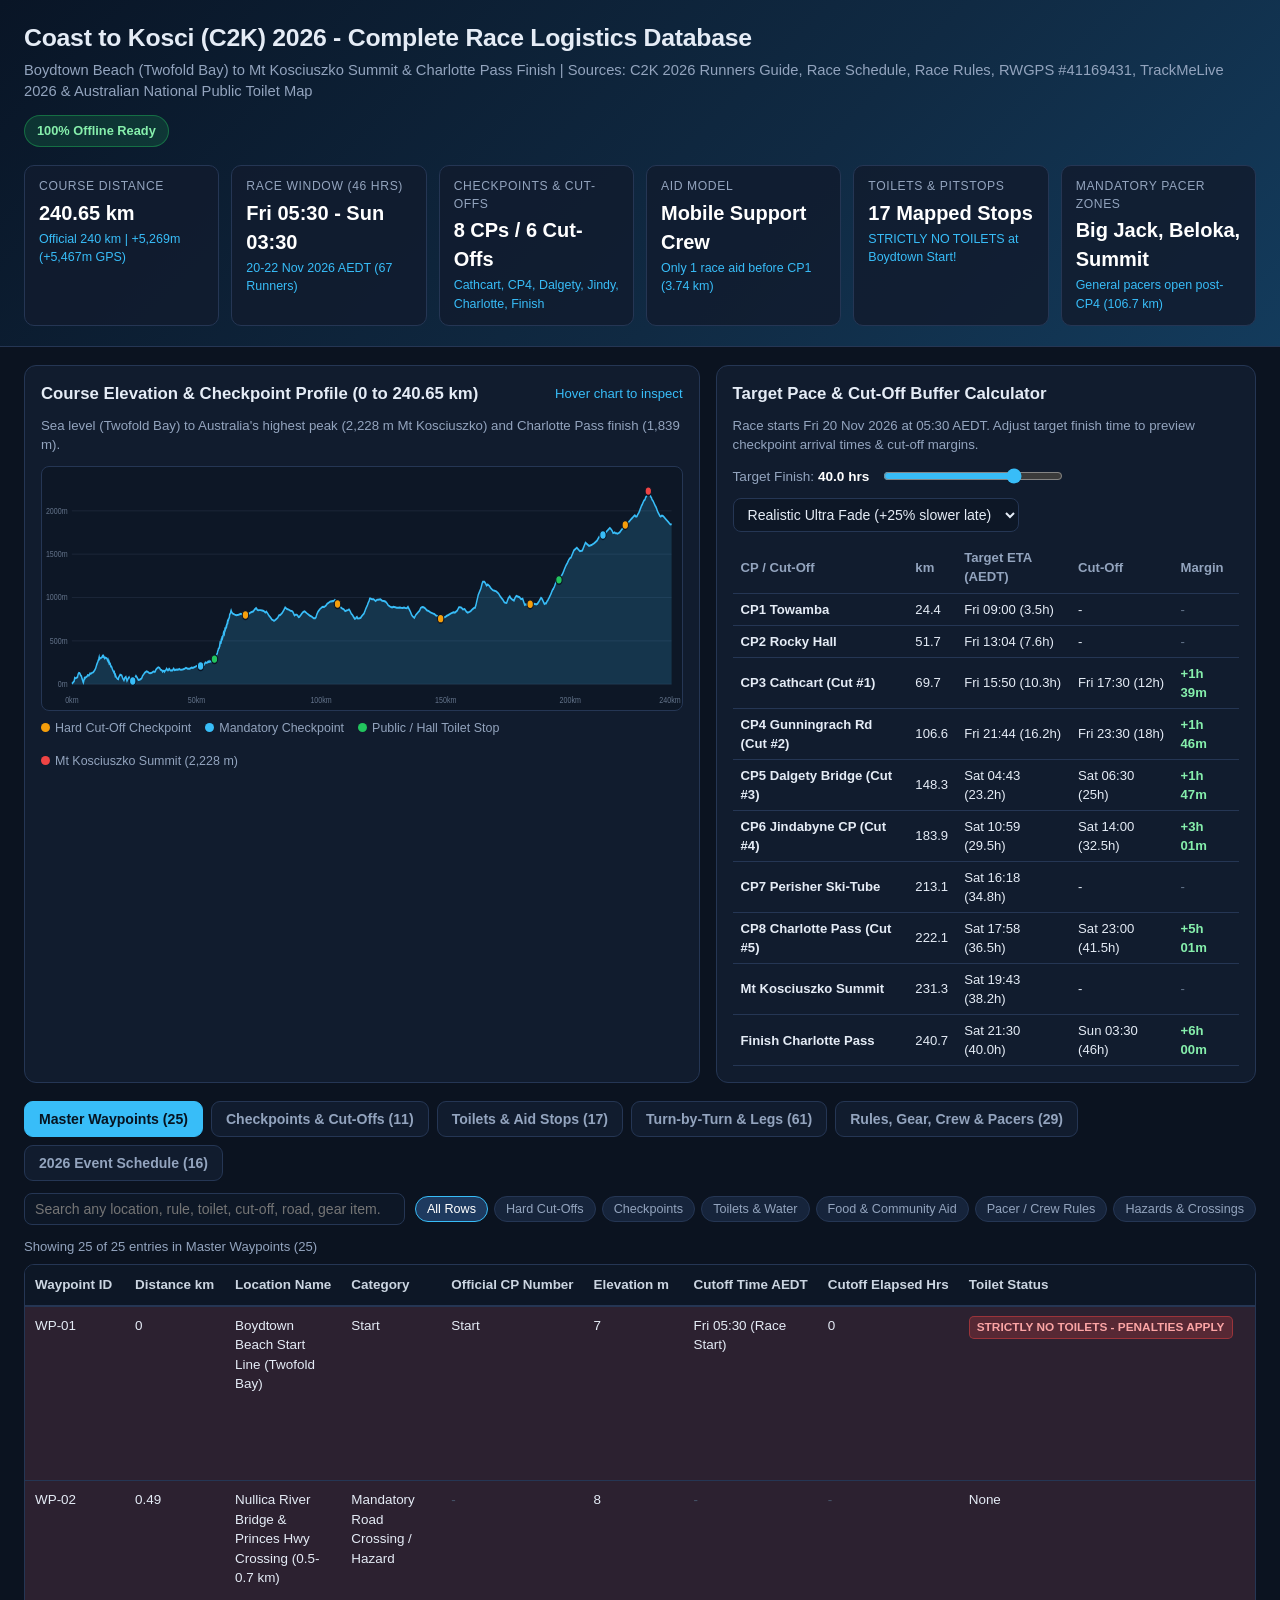
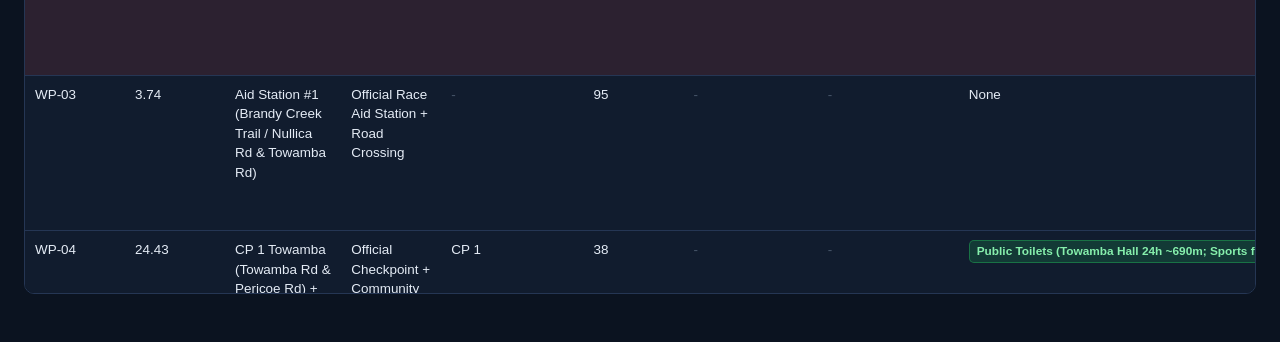
<file: Coast2Kosci_2026_Interactive_Database.html>
<!DOCTYPE html>
<html lang="en">
<head>
<meta charset="utf-8">
<meta name="viewport" content="width=device-width, initial-scale=1">
<title>Coast to Kosci (C2K) 2026 - Master Race Database</title>
<style>
  :root {
    --bg: #0b1320;
    --panel: #111c2e;
    --panel-alt: #16243b;
    --border: #253654;
    --text: #e5ecf6;
    --muted: #93a4be;
    --accent: #38bdf8;
    --green: #22c55e;
    --amber: #f59e0b;
    --red: #ef4444;
    --purple: #a78bfa;
  }
  * { box-sizing: border-box; }
  body {
    margin: 0;
    font-family: -apple-system, BlinkMacSystemFont, "Segoe UI", Roboto, Arial, sans-serif;
    background: var(--bg);
    color: var(--text);
    line-height: 1.45;
  }
  header {
    background: linear-gradient(135deg, #091526 0%, #102a43 60%, #133b5c 100%);
    border-bottom: 1px solid var(--border);
    padding: 20px 24px;
  }
  .wrap { max-width: 1460px; margin: 0 auto; }
  .title-row { display: flex; flex-wrap: wrap; justify-content: space-between; align-items: center; gap: 12px; }
  h1 { margin: 0; font-size: 1.55rem; letter-spacing: -0.01em; }
  .subtitle { color: var(--muted); font-size: 0.92rem; margin-top: 4px; }
  .badge-offline {
    background: rgba(34, 197, 94, 0.16);
    color: #86efac;
    border: 1px solid rgba(34, 197, 94, 0.4);
    padding: 6px 12px;
    border-radius: 999px;
    font-size: 0.8rem;
    font-weight: 600;
  }
  .kpis {
    display: grid;
    grid-template-columns: repeat(auto-fit, minmax(185px, 1fr));
    gap: 12px;
    margin: 18px 0 0;
  }
  .kpi {
    background: rgba(17, 28, 46, 0.85);
    border: 1px solid var(--border);
    border-radius: 10px;
    padding: 12px 14px;
  }
  .kpi .lbl { color: var(--muted); font-size: 0.76rem; text-transform: uppercase; letter-spacing: 0.05em; }
  .kpi .val { font-size: 1.25rem; font-weight: 700; margin-top: 3px; color: #fff; }
  .kpi .sub { font-size: 0.78rem; color: var(--accent); margin-top: 2px; }

  main { padding: 18px 24px 48px; }
  .grid-2 {
    display: grid;
    grid-template-columns: 1.25fr 1fr;
    gap: 16px;
    margin-bottom: 18px;
  }
  @media (max-width: 980px) { .grid-2 { grid-template-columns: 1fr; } }

  .card {
    background: var(--panel);
    border: 1px solid var(--border);
    border-radius: 12px;
    padding: 16px;
  }
  .card h2 {
    margin: 0 0 10px;
    font-size: 1.05rem;
    display: flex;
    justify-content: space-between;
    align-items: center;
    gap: 8px;
  }
  .card-sub { color: var(--muted); font-size: 0.83rem; margin-bottom: 12px; }

  /* Elevation Chart */
  #elevSvg { width: 100%; height: 245px; display: block; background: #0d1726; border-radius: 8px; border: 1px solid var(--border); }
  .elev-legend { display: flex; flex-wrap: wrap; gap: 14px; font-size: 0.78rem; color: var(--muted); margin-top: 8px; }
  .dot { display: inline-block; width: 9px; height: 9px; border-radius: 50%; margin-right: 5px; }

  /* Pace Calculator */
  .calc-controls { display: flex; flex-wrap: wrap; gap: 12px; align-items: center; margin-bottom: 10px; }
  .calc-controls label { font-size: 0.85rem; color: var(--muted); }
  input[type="range"] { width: 180px; accent-color: var(--accent); }
  select, input[type="search"], input[type="number"] {
    background: #0d1726;
    color: var(--text);
    border: 1px solid var(--border);
    border-radius: 8px;
    padding: 7px 10px;
    font-size: 0.88rem;
  }
  .eta-table { width: 100%; border-collapse: collapse; font-size: 0.82rem; }
  .eta-table th, .eta-table td { padding: 6px 8px; border-bottom: 1px solid var(--border); text-align: left; }
  .eta-table th { color: var(--muted); font-weight: 600; }
  .ok { color: #86efac; font-weight: 600; }
  .warn { color: #fcd34d; font-weight: 600; }
  .bad { color: #fca5a5; font-weight: 700; }

  /* Tabs & Filters */
  .tabs { display: flex; flex-wrap: wrap; gap: 8px; margin-bottom: 12px; }
  .tab-btn {
    background: var(--panel);
    color: var(--muted);
    border: 1px solid var(--border);
    padding: 9px 14px;
    border-radius: 9px;
    cursor: pointer;
    font-size: 0.88rem;
    font-weight: 600;
  }
  .tab-btn.active { background: var(--accent); color: #061320; border-color: var(--accent); }
  .toolbar {
    display: flex;
    flex-wrap: wrap;
    justify-content: space-between;
    align-items: center;
    gap: 10px;
    margin-bottom: 12px;
  }
  .search-box { flex: 1 1 280px; max-width: 440px; width: 100%; }
  .pills { display: flex; flex-wrap: wrap; gap: 6px; }
  .pill {
    background: var(--panel-alt);
    color: var(--muted);
    border: 1px solid var(--border);
    padding: 5px 11px;
    border-radius: 999px;
    font-size: 0.79rem;
    cursor: pointer;
  }
  .pill.active { background: #1e3a5f; color: #fff; border-color: var(--accent); }

  .table-wrap {
    overflow-x: auto;
    border: 1px solid var(--border);
    border-radius: 10px;
    background: var(--panel);
    max-height: 70vh;
  }
  table.db { width: 100%; border-collapse: collapse; font-size: 0.84rem; }
  table.db thead th {
    position: sticky;
    top: 0;
    background: #0d1726;
    color: #cbd5e1;
    padding: 10px 10px;
    text-align: left;
    border-bottom: 2px solid var(--border);
    white-space: nowrap;
    z-index: 2;
  }
  table.db tbody td {
    padding: 9px 10px;
    border-bottom: 1px solid var(--border);
    vertical-align: top;
    min-width: 100px;
  }
  table.db tbody tr:hover { background: rgba(56, 189, 248, 0.08); }
  tr.row-cutoff { background: rgba(245, 158, 11, 0.11); }
  tr.row-danger { background: rgba(239, 68, 68, 0.12); }
  tr.row-cp { background: rgba(56, 189, 248, 0.08); }

  .tag {
    display: inline-block;
    padding: 2px 7px;
    border-radius: 5px;
    font-size: 0.74rem;
    font-weight: 700;
    white-space: nowrap;
  }
  .tag-red { background: rgba(239, 68, 68, 0.22); color: #fca5a5; border: 1px solid rgba(239, 68, 68, 0.45); }
  .tag-amber { background: rgba(245, 158, 11, 0.22); color: #fcd34d; border: 1px solid rgba(245, 158, 11, 0.45); }
  .tag-blue { background: rgba(56, 189, 248, 0.18); color: #7dd3fc; border: 1px solid rgba(56, 189, 248, 0.4); }
  .tag-green { background: rgba(34, 197, 94, 0.18); color: #86efac; border: 1px solid rgba(34, 197, 94, 0.4); }

  a.map-btn {
    display: inline-block;
    background: rgba(56, 189, 248, 0.15);
    color: #7dd3fc;
    border: 1px solid rgba(56, 189, 248, 0.4);
    padding: 3px 8px;
    border-radius: 6px;
    text-decoration: none;
    font-size: 0.77rem;
    white-space: nowrap;
  }
  a.map-btn:hover { background: var(--accent); color: #061320; }
  .count-note { color: var(--muted); font-size: 0.82rem; margin-bottom: 8px; }
</style>
</head>
<body>
<header>
  <div class="wrap">
    <div class="title-row">
      <div>
        <h1>Coast to Kosci (C2K) 2026 - Complete Race Logistics Database</h1>
        <div class="subtitle">
          Boydtown Beach (Twofold Bay) to Mt Kosciuszko Summit &amp; Charlotte Pass Finish | Sources: C2K 2026 Runners Guide, Race Schedule, Race Rules, RWGPS #41169431, TrackMeLive 2026 &amp; Australian National Public Toilet Map
        </div>
      </div>
      <div class="badge-offline">100% Offline Ready</div>
    </div>
    <div class="kpis">
      <div class="kpi"><div class="lbl">Course Distance</div><div class="val">240.65 km</div><div class="sub">Official 240 km | +5,269m (+5,467m GPS)</div></div>
      <div class="kpi"><div class="lbl">Race Window (46 Hrs)</div><div class="val">Fri 05:30 - Sun 03:30</div><div class="sub">20-22 Nov 2026 AEDT (67 Runners)</div></div>
      <div class="kpi"><div class="lbl">Checkpoints &amp; Cut-Offs</div><div class="val">8 CPs / 6 Cut-Offs</div><div class="sub">Cathcart, CP4, Dalgety, Jindy, Charlotte, Finish</div></div>
      <div class="kpi"><div class="lbl">Aid Model</div><div class="val">Mobile Support Crew</div><div class="sub">Only 1 race aid before CP1 (3.74 km)</div></div>
      <div class="kpi"><div class="lbl">Toilets &amp; Pitstops</div><div class="val">17 Mapped Stops</div><div class="sub">STRICTLY NO TOILETS at Boydtown Start!</div></div>
      <div class="kpi"><div class="lbl">Mandatory Pacer Zones</div><div class="val">Big Jack, Beloka, Summit</div><div class="sub">General pacers open post-CP4 (106.7 km)</div></div>
    </div>
  </div>
</header>

<main class="wrap">
  <div class="grid-2">
    <div class="card">
      <h2>
        <span>Course Elevation &amp; Checkpoint Profile (0 to 240.65 km)</span>
        <span id="elevHover" style="font-size:0.82rem;color:var(--accent);font-weight:500;">Hover chart to inspect</span>
      </h2>
      <div class="card-sub">Sea level (Twofold Bay) to Australia's highest peak (2,228 m Mt Kosciuszko) and Charlotte Pass finish (1,839 m).</div>
      <svg id="elevSvg" viewBox="0 0 900 245" preserveAspectRatio="none"></svg>
      <div class="elev-legend">
        <span><span class="dot" style="background:#f59e0b"></span>Hard Cut-Off Checkpoint</span>
        <span><span class="dot" style="background:#38bdf8"></span>Mandatory Checkpoint</span>
        <span><span class="dot" style="background:#22c55e"></span>Public / Hall Toilet Stop</span>
        <span><span class="dot" style="background:#ef4444"></span>Mt Kosciuszko Summit (2,228 m)</span>
      </div>
    </div>

    <div class="card">
      <h2><span>Target Pace &amp; Cut-Off Buffer Calculator</span></h2>
      <div class="card-sub">Race starts Fri 20 Nov 2026 at 05:30 AEDT. Adjust target finish time to preview checkpoint arrival times &amp; cut-off margins.</div>
      <div class="calc-controls">
        <label>Target Finish: <strong id="targetHrsLbl" style="color:#fff">40.0 hrs</strong></label>
        <input type="range" id="targetHrs" min="22" max="46" step="0.5" value="40">
        <select id="paceModel">
          <option value="fade">Realistic Ultra Fade (+25% slower late)</option>
          <option value="even">Even Split Pace</option>
        </select>
      </div>
      <div style="overflow-x:auto">
        <table class="eta-table">
          <thead><tr><th>CP / Cut-Off</th><th>km</th><th>Target ETA (AEDT)</th><th>Cut-Off</th><th>Margin</th></tr></thead>
          <tbody id="etaBody"></tbody>
        </table>
      </div>
    </div>
  </div>

  <div class="tabs" id="tabs"></div>

  <div class="toolbar">
    <input type="search" id="searchBox" class="search-box" placeholder="Search any location, rule, toilet, cut-off, road, gear item...">
    <div class="pills" id="filterPills"></div>
  </div>

  <div class="count-note" id="countNote"></div>
  <div class="table-wrap">
    <table class="db" id="mainTable">
      <thead id="tableHead"></thead>
      <tbody id="tableBody"></tbody>
    </table>
  </div>
</main>

<script id="c2k-data" type="application/json">{"metadata": {"event": "Coast to Kosciuszko (C2K) 2026 Ultramarathon", "edition": "18th Official Edition (November 2026)", "race_start_aedt": "2026-11-20T05:30:00+11:00", "race_finish_cutoff_aedt": "2026-11-22T03:30:00+11:00", "time_limit_hours": 46.0, "official_distance_km": 240.0, "gps_route_distance_km": 240.65, "elevation_gain_m_guide": 5269, "elevation_gain_m_rwgps": 5467.2, "confirmed_2026_runners": 67, "compiled_at": "2026-11-18T23:09:48", "sources": ["https://coasttokosci.com/wp-content/uploads/2026-Runners-Guide-3.pdf", "https://coasttokosci.com/wp-content/uploads/2026-Coast-To-Kosci-Race-Schedule.pdf", "https://coasttokosci.com/wp-content/uploads/2025-Coast-To-Kosci-Race-Rules.pdf", "https://coasttokosci.com/wp-content/uploads/Course-Directions-1.pdf", "https://ridewithgps.com/routes/41169431", "https://live.trackmelive.com.au/coasttokosci26/", "Australian Government National Public Toilet Map (data.gov.au export 2026-11-01)"]}, "tables": {"master_waypoints": [{"Waypoint_ID": "WP-01", "Distance_km": 0.0, "Location_Name": "Boydtown Beach Start Line (Twofold Bay)", "Category": "Start", "Official_CP_Number": "Start", "Elevation_m": 7, "Cutoff_Time_AEDT": "Fri 05:30 (Race Start)", "Cutoff_Elapsed_Hrs": 0.0, "Toilet_Status": "STRICTLY NO TOILETS - PENALTIES APPLY", "Aid_Food_Supplies_Info": "Self-sufficient from start to Towamba (except minimal Aid Station at 3.7 km).", "Crew_And_Vehicle_Rules": "Check-in 04:50-05:00; Welcome to Country 05:10; Start 05:30. Vehicle signage check Thu or before leaving beach car park. NO crew support until Towamba (24.5 km).", "Pacer_Rules": "No pacers allowed.", "Gear_Requirements": "Race bib visible; GPS tracker ON; Flashing rear red light ON (24/7).", "Surface_And_Terrain": "Beach sand / coastal road (Nullica Mouth Rd).", "Source_Authority": "Official C2K 2026 Guide & Schedule", "Latitude": -37.092035, "Longitude": 149.872274, "Google_Maps_URL": "https://www.google.com/maps/search/?api=1&query=-37.092035,149.872274", "Notes": "Nearest 24h toilet before start is Quarantine Bay (~2 km) or Eden (~4 km). Bushes strictly prohibited.", "Leg_Split_km": 0.0}, {"Waypoint_ID": "WP-02", "Distance_km": 0.49, "Location_Name": "Nullica River Bridge & Princes Hwy Crossing (0.5-0.7 km)", "Category": "Mandatory Road Crossing / Hazard", "Official_CP_Number": "", "Elevation_m": 8, "Cutoff_Time_AEDT": "", "Cutoff_Elapsed_Hrs": "", "Toilet_Status": "None", "Aid_Food_Supplies_Info": "None", "Crew_And_Vehicle_Rules": "Runners cross Nullica River bridge on eastern footpath (right of safety barrier), then cross Princes Hwy ONLY under Race Official direction at cones, then run on 2m left verge (DO NOT run on bitumen).", "Pacer_Rules": "No pacers allowed.", "Gear_Requirements": "Bib + GPS Tracker + Flashing rear light.", "Surface_And_Terrain": "Highway bridge footpath -> verge -> forestry firetrail at 0.9 km.", "Source_Authority": "Official C2K Course Directions & RWGPS", "Latitude": -37.090589, "Longitude": 149.86869, "Google_Maps_URL": "https://www.google.com/maps/search/?api=1&query=-37.090589,149.868690", "Notes": "Marshal Crossing #1 (Bega Valley). Penalties apply for ignoring crossing officials.", "Leg_Split_km": 0.49}, {"Waypoint_ID": "WP-03", "Distance_km": 3.74, "Location_Name": "Aid Station #1 (Brandy Creek Trail / Nullica Rd & Towamba Rd)", "Category": "Official Race Aid Station + Road Crossing", "Official_CP_Number": "", "Elevation_m": 95, "Cutoff_Time_AEDT": "", "Cutoff_Elapsed_Hrs": "", "Toilet_Status": "None", "Aid_Food_Supplies_Info": "Minimal race-provided water/drinks & food. ONLY race-supplied aid station before Towamba.", "Crew_And_Vehicle_Rules": "Marshal guides left turn onto Towamba Rd. Crews MUST drive straight past Towamba Rd without stopping or handing off anything to runners.", "Pacer_Rules": "No pacers allowed.", "Gear_Requirements": "Bib + GPS Tracker + Flashing rear light.", "Surface_And_Terrain": "Unsealed forestry firetrail exiting onto sealed Towamba Rd.", "Source_Authority": "Official C2K Course Directions & RWGPS", "Latitude": -37.089905, "Longitude": 149.843209, "Google_Maps_URL": "https://www.google.com/maps/search/?api=1&query=-37.089905,149.843209", "Notes": "Marshal Crossing #2. Crew vehicles turn left from Princes Hwy into Towamba Rd and proceed straight to CP1 Towamba.", "Leg_Split_km": 3.25}, {"Waypoint_ID": "WP-04", "Distance_km": 24.43, "Location_Name": "CP 1 Towamba (Towamba Rd & Pericoe Rd) + School BBQ & Hall Toilets", "Category": "Official Checkpoint + Community Aid + Toilet", "Official_CP_Number": "CP 1", "Elevation_m": 38, "Cutoff_Time_AEDT": "", "Cutoff_Elapsed_Hrs": "", "Toilet_Status": "Public Toilets (Towamba Hall 24h ~690m; Sports fields ~1.2 km drive)", "Aid_Food_Supplies_Info": "Towamba Public School BBQ breakfast fundraiser (cash preferred) + FIRST CREW RENDEZVOUS.", "Crew_And_Vehicle_Rules": "Crews park safely past Towamba Rd / Pericoe Rd junction. Affix yellow/black Runner Ahead & Runner Following signs from Towamba onwards. Max 40 km/h + hazard/amber lights on course; leapfrog ~5 km.", "Pacer_Rules": "No general pacers yet.", "Gear_Requirements": "Bib + GPS Tracker + Flashing rear light + Crew Hi-Vis vest when out of vehicle.", "Surface_And_Terrain": "Sealed rural road (Towamba Rd -> Pericoe St).", "Source_Authority": "Official C2K 2026 Guide + National Public Toilet Map", "Latitude": -37.081583, "Longitude": 149.694362, "Google_Maps_URL": "https://www.google.com/maps/search/?api=1&query=-37.081583,149.694362", "Notes": "Marshal Crossing #3 at 23.9-24.4 km. Support Crew Chief texts C2K WhatsApp group upon clearance.", "Leg_Split_km": 20.69}, {"Waypoint_ID": "WP-05", "Distance_km": 36.62, "Location_Name": "Wyndham / Towamba St -> Big Jack Mountain Rd Junction", "Category": "Mandatory Road Crossing / Navigation Point", "Official_CP_Number": "", "Elevation_m": 155, "Cutoff_Time_AEDT": "", "Cutoff_Elapsed_Hrs": "", "Toilet_Status": "Wyndham Hall 24h public toilet (~7.6 km detour off Big Jack Mtn Rd if crew detours)", "Aid_Food_Supplies_Info": "Crew mobile aid only.", "Crew_And_Vehicle_Rules": "Marshal Crossing #4 (~36.6-37.0 km) where Towamba St joins Big Jack Mountain Rd. Note: in severe wet weather, race may divert crews via Burragate/Wyndham.", "Pacer_Rules": "No pacers allowed.", "Gear_Requirements": "Bib + GPS Tracker + Flashing rear light.", "Surface_And_Terrain": "Rural road -> unsealed gravel sections ahead on Big Jack Mountain Rd.", "Source_Authority": "Official C2K Race Rules & Course Directions", "Latitude": -37.00696, "Longitude": 149.61956, "Google_Maps_URL": "https://www.google.com/maps/search/?api=1&query=-37.006960,149.619560", "Notes": "Marathon point (42.18 km) passed shortly ahead along Big Jack Mountain Rd at ~169 m elevation.", "Leg_Split_km": 12.19}, {"Waypoint_ID": "WP-06", "Distance_km": 42.18, "Location_Name": "Marathon Point (42.2 km Marker)", "Category": "Course Milestone", "Official_CP_Number": "", "Elevation_m": 169, "Cutoff_Time_AEDT": "", "Cutoff_Elapsed_Hrs": "", "Toilet_Status": "None", "Aid_Food_Supplies_Info": "Crew mobile aid only.", "Crew_And_Vehicle_Rules": "Leapfrog ~5 km; keep dust down on gravel when passing runners.", "Pacer_Rules": "No pacers allowed.", "Gear_Requirements": "Bib + GPS Tracker + Flashing rear light.", "Surface_And_Terrain": "Big Jack Mountain Rd (rural road / gravel).", "Source_Authority": "Official C2K RWGPS POI", "Latitude": -36.97448, "Longitude": 149.584152, "Google_Maps_URL": "https://www.google.com/maps/search/?api=1&query=-36.974480,149.584152", "Notes": "Approx 100m past causeway on Big Jack Mountain Rd.", "Leg_Split_km": 5.56}, {"Waypoint_ID": "WP-07", "Distance_km": 51.67, "Location_Name": "CP 2 Rocky Hall (Public Telephone, Restrooms & Society Stall)", "Category": "Official Checkpoint + Community Aid + Toilet", "Official_CP_Number": "CP 2", "Elevation_m": 209, "Cutoff_Time_AEDT": "", "Cutoff_Elapsed_Hrs": "", "Toilet_Status": "Public Toilets (Official Restrooms right at Rocky Hall CP2, 51.68 km)", "Aid_Food_Supplies_Info": "Rocky Hall Society coffee & snacks (CASH ONLY) + crew mobile aid.", "Crew_And_Vehicle_Rules": "Checkpoint at public telephone on left side of road. Crew Chief checks runner in via C2K WhatsApp group. Prep pacer for Big Jack Mountain 5.6 km ahead.", "Pacer_Rules": "Prepare 1 pacer for mandatory Big Jack climb (starts 57.3 km).", "Gear_Requirements": "Bib + GPS Tracker + Flashing rear light.", "Surface_And_Terrain": "Rural road transitioning to forest valley.", "Source_Authority": "Official C2K 2026 Guide & RWGPS POI", "Latitude": -36.927179, "Longitude": 149.503211, "Google_Maps_URL": "https://www.google.com/maps/search/?api=1&query=-36.927179,149.503211", "Notes": "Great toilet & caffeine stop before climbing out of the coastal valley onto the Monaro tableland.", "Leg_Split_km": 9.49}, {"Waypoint_ID": "WP-08", "Distance_km": 57.23, "Location_Name": "Base of Big Jack Mountain (Restroom & Mandatory Pacer Climb Start)", "Category": "Toilet / Mandatory Pacer Safety Zone", "Official_CP_Number": "", "Elevation_m": 290, "Cutoff_Time_AEDT": "", "Cutoff_Elapsed_Hrs": "", "Toilet_Status": "Public Toilet (Opposite side of road to the park)", "Aid_Food_Supplies_Info": "Crew mobile aid before climb (~510m vertical climb over ~7 km).", "Crew_And_Vehicle_Rules": "Runner + 1 pacer MUST run on LEFT-hand side of road from Big Jack ascent (57.2-57.3 km) until 64.1 km. Route takes Cow Bail Trail (56.1-63.2 km) -> Woolosen Rd -> Coolangubra Forest Way.", "Pacer_Rules": "MANDATORY 1 PACER ONLY from 57.3 km to 64.1 km (keep LEFT!).", "Gear_Requirements": "Runner & pacer MUST both wear flashing rear lights.", "Surface_And_Terrain": "Steep mountain unsealed gravel climb (Cow Bail Trail / Big Jack Mtn), gaining ~550m elevation to ~850m.", "Source_Authority": "Official C2K 2026 Guide (p.11, p.27) & Course Directions", "Latitude": -36.897993, "Longitude": 149.463533, "Google_Maps_URL": "https://www.google.com/maps/search/?api=1&query=-36.897993,149.463533", "Notes": "Note: RWGPS & updated Course Directions route via Cow Bail Trail (turn left 56.1 km, right 56.4 km) then rejoin towards Coolangubra Forest Way -> Mt Darragh Rd (65.9 km Marshal Crossing #5).", "Leg_Split_km": 5.56}, {"Waypoint_ID": "WP-09", "Distance_km": 69.65, "Location_Name": "CP 3 Cathcart General Store & Cut-Off #1 + Rest Area Toilets", "Category": "Official Checkpoint / Hard Cut-Off + Store + Toilet", "Official_CP_Number": "CP 3", "Elevation_m": 797, "Cutoff_Time_AEDT": "Fri 20 Nov 17:30 AEDT", "Cutoff_Elapsed_Hrs": 12.0, "Toilet_Status": "Public Toilets (~200m past store at 69.87 km - Cathcart Rest Area, Daylight hours, Water + Shower)", "Aid_Food_Supplies_Info": "Cathcart General Store drinks & snacks (CASH ONLY) + crew mobile aid.", "Crew_And_Vehicle_Rules": "HARD CUT-OFF #1 at 17:30 Fri (12 hrs; schedule shows 70 km). Runner makes U-turn at store (right-hand side of Eden St). Crew Chief reports pass via C2K WhatsApp.", "Pacer_Rules": "No pacers unless sunset (~20:30) occurs later on next leg.", "Gear_Requirements": "Prepare night gear (headlamp, spare batteries, light-coloured clothes) for dusk after Cathcart.", "Surface_And_Terrain": "Tableland sealed village street -> unsealed Cathcart Rd / Black Lake Rd (71.5 km).", "Source_Authority": "Official C2K 2026 Guide & Schedule", "Latitude": -36.843248, "Longitude": 149.391237, "Google_Maps_URL": "https://www.google.com/maps/search/?api=1&query=-36.843248,149.391237", "Notes": "Minimum cumulative speed required: 5.83 km/h (10:17 min/km).", "Leg_Split_km": 12.42}, {"Waypoint_ID": "WP-10", "Distance_km": 77.39, "Location_Name": "Black Lake Reserve Public Toilet (Bibbenluke Approach)", "Category": "Public Toilet (Corridor)", "Official_CP_Number": "", "Elevation_m": 760, "Cutoff_Time_AEDT": "", "Cutoff_Elapsed_Hrs": "", "Toilet_Status": "Public Toilet (24 hours, 215m off course)", "Aid_Food_Supplies_Info": "None", "Crew_And_Vehicle_Rules": "Note exact deviation point on Black Lake Rd if runner leaves course for toilet.", "Pacer_Rules": "Permitted only once sunset passes (~20:30 Fri).", "Gear_Requirements": "Headlamp/torch mandatory during darkness + flashing rear light + light clothing.", "Surface_And_Terrain": "Unsealed rural road (Black Lake Rd).", "Source_Authority": "National Public Toilet Map (AU Dept of Health)", "Latitude": -36.83829232, "Longitude": 149.31004485, "Google_Maps_URL": "https://www.google.com/maps/search/?api=1&query=-36.838292,149.310045", "Notes": "3.6 km before entering Monaro Hwy.", "Leg_Split_km": 7.74}, {"Waypoint_ID": "WP-11", "Distance_km": 81.04, "Location_Name": "Bibbenluke / Monaro Hwy (B23) & Bombala River Bridge (81.0-81.6 km)", "Category": "Mandatory Road Crossing / Penalty Zone", "Official_CP_Number": "", "Elevation_m": 733, "Cutoff_Time_AEDT": "", "Cutoff_Elapsed_Hrs": "", "Toilet_Status": "None", "Aid_Food_Supplies_Info": "Crew mobile aid before/after highway.", "Crew_And_Vehicle_Rules": "CRITICAL RULE (Penalty enforced!): Runners MUST stay on extreme RIGHT-hand side of Monaro Hwy facing oncoming traffic to cross Bombala River bridge. At 81.63 km, cross Monaro Hwy ONLY at cones under Marshal direction into Bukalong Siding Rd.", "Pacer_Rules": "Permitted if after sunset (~20:30).", "Gear_Requirements": "Headlamp + flashing rear light + crew hi-vis vest.", "Surface_And_Terrain": "Major sealed highway (B23) -> unsealed Bukalong Siding Rd -> 20 km of cattle grids starting 85.8 km & disused rail line 86.5 km.", "Source_Authority": "Official C2K Race Rules & RWGPS POI", "Latitude": -36.816199, "Longitude": 149.283011, "Google_Maps_URL": "https://www.google.com/maps/search/?api=1&query=-36.816199,149.283011", "Notes": "Marshal Crossing #6 at 81.6 km. Officials watch Bibbenluke closely and apply time penalties for running on the left.", "Leg_Split_km": 3.65}, {"Waypoint_ID": "WP-12", "Distance_km": 97.61, "Location_Name": "Gunningrach Rd Right Fork & Big Dead Tree Landmark (101.9 km)", "Category": "Navigation Hazard / Landmark", "Official_CP_Number": "", "Elevation_m": 761, "Cutoff_Time_AEDT": "", "Cutoff_Elapsed_Hrs": "", "Toilet_Status": "None", "Aid_Food_Supplies_Info": "Crew mobile aid only.", "Crew_And_Vehicle_Rules": "Important night navigation check: crews should help confirm runner takes the RIGHT fork after crossing Cambalong Creek bridge at 97.6 km. Watch for numerous cattle grids.", "Pacer_Rules": "Permitted if after sunset.", "Gear_Requirements": "Headlamp + flashing rear light.", "Surface_And_Terrain": "Unsealed country road / cattle grids, climbing toward 925m.", "Source_Authority": "Official C2K Course Description & RWGPS", "Latitude": -36.747355, "Longitude": 149.151747, "Google_Maps_URL": "https://www.google.com/maps/search/?api=1&query=-36.747355,149.151747", "Notes": "Big Dead Tree landmark sits on the right on uphill at 101.93 km.", "Leg_Split_km": 16.57}, {"Waypoint_ID": "WP-13", "Distance_km": 106.6, "Location_Name": "CP 4 Gunningrach Rd & Snowy River Way (Cut-Off #2)", "Category": "Official Checkpoint / Hard Cut-Off + Pacer Gate", "Official_CP_Number": "CP 4", "Elevation_m": 925, "Cutoff_Time_AEDT": "Fri 20 Nov 23:30 AEDT", "Cutoff_Elapsed_Hrs": 18.0, "Toilet_Status": "None", "Aid_Food_Supplies_Info": "NO shops/toilets; Crew mobile aid only.", "Crew_And_Vehicle_Rules": "HARD CUT-OFF #2 at 23:30 Fri (18 hrs; schedule shows 106 km). Landmark: disused livestock ramp. Marshal Crossing #7. Poor/no mobile signal at junction - send WhatsApp update once signal resumes on Snowy River Way.", "Pacer_Rules": "General Pacing Gate OPENS here (106.7 km) for remainder of race (1 pacer at a time until Charlotte Pass).", "Gear_Requirements": "AS/NZS Reflective Vest becomes MANDATORY for runners & pacers from CP4 to Finish (+ headlamp + flashing rear light).", "Surface_And_Terrain": "Unsealed Gunningrach Rd -> sealed Snowy River Way (turn left).", "Source_Authority": "Official C2K 2026 Guide & Schedule", "Latitude": -36.690866, "Longitude": 149.159959, "Google_Maps_URL": "https://www.google.com/maps/search/?api=1&query=-36.690866,149.159959", "Notes": "Minimum cumulative speed required: 5.93 km/h (10:07 min/km). Long 41.4 km night leg ahead to Dalgety.", "Leg_Split_km": 8.99}, {"Waypoint_ID": "WP-14", "Distance_km": 147.98, "Location_Name": "CP 5 Dalgety Memorial Hall, Rear Toilets & Dalgety Bridge Cut-Off #3", "Category": "Official Checkpoint / Hard Cut-Off + Community Soup + Toilet", "Official_CP_Number": "CP 5", "Elevation_m": 756, "Cutoff_Time_AEDT": "Sat 21 Nov 06:30 AEDT (Dalgety Bridge West side 148.25 km)", "Cutoff_Elapsed_Hrs": 25.0, "Toilet_Status": "Hall Toilets = RUNNERS ONLY; Rear building 50-100m behind Hall (Brierly St) = Support Crew", "Aid_Food_Supplies_Info": "Dalgety Hall hot soup & refreshments for RUNNERS & SUPPORT CREW ONLY (not spectators/family/friends).", "Crew_And_Vehicle_Rules": "HARD CUT-OFF #3 at 06:30 Sat (25 hrs) across Dalgety Bridge (148.25 km). Respect Dalgety village residents at dawn (no loud voices/headlights into homes).", "Pacer_Rules": "Permitted (1 pacer; must wear reflective vest + flashing rear light).", "Gear_Requirements": "Reflective vest + flashing rear light + headlamp while dark.", "Surface_And_Terrain": "Sealed rural highway (Snowy River Way through Dalgety across Snowy River Bridge).", "Source_Authority": "Official C2K 2026 Guide & Schedule", "Latitude": -36.50409, "Longitude": 148.834251, "Google_Maps_URL": "https://www.google.com/maps/search/?api=1&query=-36.504090,148.834251", "Notes": "Minimum cumulative speed required: 5.93 km/h (10:07 min/km). Public telephone landmark opposite Dalgety Pub.", "Leg_Split_km": 41.38}, {"Waypoint_ID": "WP-15", "Distance_km": 162.0, "Location_Name": "Beloka Hill Ascent (162.0 - 165.0 km)", "Category": "Mandatory Pacer Safety Zone + No-Parking Climb", "Official_CP_Number": "", "Elevation_m": 959.0, "Cutoff_Time_AEDT": "", "Cutoff_Elapsed_Hrs": "", "Toilet_Status": "None", "Aid_Food_Supplies_Info": "Crew must support BEFORE 162 km or AFTER crest (~165+ km).", "Crew_And_Vehicle_Rules": "NO STOPPING / NO PARKING by support vehicles on the ascent of Beloka Range on Snowy River Way. Runner & pacer MUST keep to LEFT-hand side of road (162-165 km).", "Pacer_Rules": "MANDATORY 1 PACER ONLY from 162.0 km to 165.0 km (keep LEFT!).", "Gear_Requirements": "Reflective vest + flashing rear light.", "Surface_And_Terrain": "Very steep sealed climb (Beloka Range on Snowy River Way) up towards ~1,100 m.", "Source_Authority": "Official C2K 2026 Guide (p.11) & Race Rules", "Latitude": -36.53724, "Longitude": 148.69751, "Google_Maps_URL": "https://www.google.com/maps/search/?api=1&query=-36.537240,148.697510", "Notes": "Exact Beloka climb starts right after crossing Guises Creek (~161.9 km); steep exposed morning climb.", "Leg_Split_km": 14.02}, {"Waypoint_ID": "WP-16", "Distance_km": 181.7, "Location_Name": "Jindabyne Roundabout Crossing & Claypits Lake Path Toilets (181.7-181.9 km)", "Category": "Mandatory Road Crossing + 24h Toilet + Town Resupply", "Official_CP_Number": "", "Elevation_m": 914, "Cutoff_Time_AEDT": "", "Cutoff_Elapsed_Hrs": "", "Toilet_Status": "Public Toilets (Claypits Foreshore Park 24h + Water, 11m off course; Kalkite St 24h; BP 6am-10pm; Town Centre CLOSED)", "Aid_Food_Supplies_Info": "Jindabyne town supermarkets, cafes, pharmacies & fuel stations (~7am-7pm/8pm). Best late-race resupply.", "Crew_And_Vehicle_Rules": "Marshal Crossing #8 at Barry Way / Kosciuszko Rd roundabout (181.6-181.7 km). Runners turn left onto Lake Jindabyne foreshore path. Crews turn left towards Kosciuszko Rd (or right briefly for town supplies).", "Pacer_Rules": "Permitted (1 pacer).", "Gear_Requirements": "Reflective vest + flashing rear light; load Summit Path alpine gear into vehicle here if not already onboard.", "Surface_And_Terrain": "Paved lake foreshore bike path -> Yabby Track -> Hatchery Bay Track through Caravan Park.", "Source_Authority": "Official C2K 2026 Guide (p.23, p.27) + National Public Toilet Map", "Latitude": -36.413939, "Longitude": 148.60979, "Google_Maps_URL": "https://www.google.com/maps/search/?api=1&query=-36.413939,148.609790", "Notes": "Check shop closing times (~7pm) if slower schedule puts you in Jindabyne after dark - actually Cut-off #4 is Sat 14:00 so all active runners clear before afternoon close.", "Leg_Split_km": 19.7}, {"Waypoint_ID": "WP-17", "Distance_km": 183.92, "Location_Name": "CP 6 Jindabyne Caravan & Holiday Discovery Park (Cut-Off #4)", "Category": "Official Checkpoint / Hard Cut-Off", "Official_CP_Number": "CP 6", "Elevation_m": 924, "Cutoff_Time_AEDT": "Sat 21 Nov 14:00 AEDT", "Cutoff_Elapsed_Hrs": 32.5, "Toilet_Status": "Shell Jindabyne adjacent (6am-4pm); Caravan Park reception", "Aid_Food_Supplies_Info": "Shell service station across road (6am-4pm) + crew mobile aid.", "Crew_And_Vehicle_Rules": "HARD CUT-OFF #4 at 14:00 Sat (32.5 hrs; updated from 14:30 in older years!). Meet runner exiting bike path onto Kosciuszko Rd. Crew Chief reports pass via C2K WhatsApp.", "Pacer_Rules": "Permitted (1 pacer).", "Gear_Requirements": "Reflective vest + flashing rear light; ensure sun protection & warm alpine layers ready in crew vehicle.", "Surface_And_Terrain": "Gravel/paved park path rejoining sealed Kosciuszko Rd.", "Source_Authority": "Official C2K 2026 Guide & Schedule", "Latitude": -36.409587, "Longitude": 148.59693, "Google_Maps_URL": "https://www.google.com/maps/search/?api=1&query=-36.409587,148.596930", "Notes": "Minimum cumulative speed required: 5.66 km/h (10:36 min/km). Long 38 km climb to Charlotte Pass begins after Jindabyne.", "Leg_Split_km": 2.22}, {"Waypoint_ID": "WP-18", "Distance_km": 189.75, "Location_Name": "Little Thredbo River Rest Area (Kosciuszko NP)", "Category": "Public Toilet (National Park)", "Official_CP_Number": "", "Elevation_m": 1030, "Cutoff_Time_AEDT": "", "Cutoff_Elapsed_Hrs": "", "Toilet_Status": "Public Toilet (24 hours, 69m off course)", "Aid_Food_Supplies_Info": "Crew mobile aid only.", "Crew_And_Vehicle_Rules": "National Park rules: Leave No Trace, secure food from wildlife.", "Pacer_Rules": "Permitted (1 pacer).", "Gear_Requirements": "Reflective vest + flashing rear light.", "Surface_And_Terrain": "Sealed Kosciuszko Rd climbing steadily.", "Source_Authority": "National Public Toilet Map (AU Dept of Health)", "Latitude": -36.369244, "Longitude": 148.5892893, "Google_Maps_URL": "https://www.google.com/maps/search/?api=1&query=-36.369244,148.589289", "Notes": "Crosses Thredbo River vicinity before climbing Sawpit Creek.", "Leg_Split_km": 5.83}, {"Waypoint_ID": "WP-19", "Distance_km": 195.47, "Location_Name": "Sawpit Creek Rest Area (Kosciuszko NP)", "Category": "Public Toilet (National Park)", "Official_CP_Number": "", "Elevation_m": 1204, "Cutoff_Time_AEDT": "", "Cutoff_Elapsed_Hrs": "", "Toilet_Status": "Public Toilet (24 hours, 50m off course)", "Aid_Food_Supplies_Info": "Crew mobile aid only.", "Crew_And_Vehicle_Rules": "Last confirmed 24h public toilet before Charlotte Pass (222.1 km).", "Pacer_Rules": "Permitted (1 pacer).", "Gear_Requirements": "Reflective vest + flashing rear light + headlamp as second night approaches.", "Surface_And_Terrain": "Sealed mountain highway climbing continuously past Guthega turnoff (203.6 km) & Dainers Gap.", "Source_Authority": "National Public Toilet Map (AU Dept of Health)", "Latitude": -36.3502166, "Longitude": 148.56404041, "Google_Maps_URL": "https://www.google.com/maps/search/?api=1&query=-36.350217,148.564040", "Notes": "Key mountain climb milestone along Kosciuszko Rd.", "Leg_Split_km": 5.72}, {"Waypoint_ID": "WP-20", "Distance_km": 213.11, "Location_Name": "CP 7 Perisher Valley (Bus Shelter in front of Ski-Tube Station)", "Category": "Official Checkpoint", "Official_CP_Number": "CP 7", "Elevation_m": 1722, "Cutoff_Time_AEDT": "", "Cutoff_Elapsed_Hrs": "", "Toilet_Status": "No 24h public toilet confirmed on National Toilet Map", "Aid_Food_Supplies_Info": "Crew mobile aid only (no late-night open venues).", "Crew_And_Vehicle_Rules": "Check in at bus shelter on right-hand side of road in front of Ski-Tube Station. Crew Chief texts C2K WhatsApp group. Only 9 km to Charlotte Pass.", "Pacer_Rules": "Permitted (1 pacer).", "Gear_Requirements": "Reflective vest + flashing rear light + headlamp + warm layers (1,722 m elevation).", "Surface_And_Terrain": "Alpine sealed road through Perisher Creek / Burramys Rd back onto Kosciuszko Rd.", "Source_Authority": "Official C2K 2026 Guide & RWGPS POI", "Latitude": -36.405495, "Longitude": 148.41236, "Google_Maps_URL": "https://www.google.com/maps/search/?api=1&query=-36.405495,148.412360", "Notes": "Last checkpoint before the Summit Path gear inspection at Charlotte Pass.", "Leg_Split_km": 17.64}, {"Waypoint_ID": "WP-21", "Distance_km": 222.05, "Location_Name": "CP 8 Charlotte Pass (Turnaround Loop Car Park & Cut-Off #5)", "Category": "Official Checkpoint / Hard Cut-Off + Gear Inspection + Toilet", "Official_CP_Number": "CP 8", "Elevation_m": 1838, "Cutoff_Time_AEDT": "Sat 21 Nov 23:00 AEDT", "Cutoff_Elapsed_Hrs": 41.5, "Toilet_Status": "Public Toilet (Charlotte Pass Lookout 24h, 22m off course)", "Aid_Food_Supplies_Info": "Crew mobile aid staging before 18.4 km round-trip Summit Path.", "Crew_And_Vehicle_Rules": "HARD CUT-OFF #5 at 23:00 Sat (41.5 hrs). Officials check ALL Mandatory Summit Gear for runner & pacer(s), assess runner fitness, enforce any time penalties, and authorise entry onto Summit Path. May terminate race at Charlotte Pass (Inclement Weather Finish) if unsafe.", "Pacer_Rules": "MANDATORY pacer(s) from here to Summit and back (multiple support crew permitted!).", "Gear_Requirements": "ALL 14 Summit Mandatory items: Beanie/warm headwear, Gloves, Head torch + spare batteries, Rain jacket, Waterproof pants, Thermal pants, Long-sleeve thermal top, Reflective vest, Charged mobile phone, Space blanket, Food & water, Sunscreen, Trekking poles (mandatory runner / optional pacer), Sunglasses.", "Surface_And_Terrain": "End of public road -> alpine Summit Walk track (paved/gravel/snow patches).", "Source_Authority": "Official C2K 2026 Guide (p.15, p.20, p.27) & Schedule", "Latitude": -36.431598, "Longitude": 148.328858, "Google_Maps_URL": "https://www.google.com/maps/search/?api=1&query=-36.431598,148.328858", "Notes": "Minimum cumulative speed required: 5.35 km/h (11:13 min/km). Secure all crew food inside vehicles against ravens/currawongs.", "Leg_Split_km": 8.94}, {"Waypoint_ID": "WP-22", "Distance_km": 228.06, "Location_Name": "Seamans Hut (Summit Path Outbound & 234.6 km Return)", "Category": "Alpine Emergency Shelter + 24h Toilet", "Official_CP_Number": "", "Elevation_m": 2020, "Cutoff_Time_AEDT": "", "Cutoff_Elapsed_Hrs": "", "Toilet_Status": "National Park 24h Toilet (adjacent to Seamans Hut)", "Aid_Food_Supplies_Info": "Emergency shelter only (no supplied food/water).", "Crew_And_Vehicle_Rules": "No vehicles. Carry out all wrappers & waste.", "Pacer_Rules": "Mandatory pacer(s) must stay with runner.", "Gear_Requirements": "Full Mandatory Summit Gear.", "Surface_And_Terrain": "High-altitude alpine Summit Walk (6 km from Charlotte Pass).", "Source_Authority": "Official C2K 2026 Guide (p.15, p.27) & RWGPS POI", "Latitude": -36.450278, "Longitude": 148.282633, "Google_Maps_URL": "https://www.google.com/maps/search/?api=1&query=-36.450278,148.282633", "Notes": "Passed twice: ~228.06 km outbound and ~234.58 km return.", "Leg_Split_km": 6.01}, {"Waypoint_ID": "WP-23", "Distance_km": 229.64, "Location_Name": "Rawson Pass (Summit Path Outbound & 232.9 km Return)", "Category": "Alpine Emergency Shelter + 24h Toilet", "Official_CP_Number": "", "Elevation_m": 2122, "Cutoff_Time_AEDT": "", "Cutoff_Elapsed_Hrs": "", "Toilet_Status": "National Park 24h Toilet (Australia's highest public toilets, 16m off course)", "Aid_Food_Supplies_Info": "Emergency shelter only.", "Crew_And_Vehicle_Rules": "No vehicles. 1.6 km below Mt Kosciuszko summit. Never leave waste or toilet paper beside Summit Path.", "Pacer_Rules": "Mandatory pacer(s) must stay with runner.", "Gear_Requirements": "Full Mandatory Summit Gear; turn right onto Summit Walk loop.", "Surface_And_Terrain": "Alpine stone/gravel/metal raised walkway approaching summit.", "Source_Authority": "Official C2K 2026 Guide (p.15, p.27) + National Public Toilet Map", "Latitude": -36.45769, "Longitude": 148.26877, "Google_Maps_URL": "https://www.google.com/maps/search/?api=1&query=-36.457690,148.268770", "Notes": "Passed twice: ~229.64 km outbound and ~232.90 km return.", "Leg_Split_km": 1.58}, {"Waypoint_ID": "WP-24", "Distance_km": 231.3, "Location_Name": "Mount Kosciuszko Summit (2,228 m Turnaround)", "Category": "Summit / Turnaround", "Official_CP_Number": "Summit", "Elevation_m": 2228, "Cutoff_Time_AEDT": "", "Cutoff_Elapsed_Hrs": "", "Toilet_Status": "None (nearest Rawson Pass 1.6 km below)", "Aid_Food_Supplies_Info": "Self-carried summit supplies only.", "Crew_And_Vehicle_Rules": "CRITICAL NPWS RULE: Do NOT climb or stand on the summit cairn (Strzelecki monument/trig cairn) - time penalty or disqualification applies! Turn around and descend back via Summit Walk.", "Pacer_Rules": "Mandatory pacer(s) with runner.", "Gear_Requirements": "Full Mandatory Summit Gear + GPS Tracker active.", "Surface_And_Terrain": "Highest point in mainland Australia (2,228 m); exposed alpine ridge.", "Source_Authority": "Official C2K 2026 Guide & TrackMeLive", "Latitude": -36.455849, "Longitude": 148.26355, "Google_Maps_URL": "https://www.google.com/maps/search/?api=1&query=-36.455849,148.263550", "Notes": "9.35 km remaining back down to Charlotte Pass Finish Line.", "Leg_Split_km": 1.66}, {"Waypoint_ID": "WP-25", "Distance_km": 240.65, "Location_Name": "Charlotte Pass Finish Line (End of Summit Walk)", "Category": "Finish / Final Cut-Off", "Official_CP_Number": "Finish", "Elevation_m": 1839, "Cutoff_Time_AEDT": "Sun 22 Nov 03:30 AEDT", "Cutoff_Elapsed_Hrs": 46.0, "Toilet_Status": "Public Toilet (Charlotte Pass Lookout 24h)", "Aid_Food_Supplies_Info": "Crew support at finish. Post-race breakfast 07:00-09:00 & Presentation 09:00-11:00 at Adventist Alpine Village, Jindabyne ($21/head pre-paid).", "Crew_And_Vehicle_Rules": "FINAL CUT-OFF at 03:30 Sun (46 hrs). Return GPS tracker immediately (mandatory or DQ!). Return both yellow vehicle signs. Ensure driver is rested before driving down to Jindabyne.", "Pacer_Rules": "Mandatory pacer(s) finish with runner.", "Gear_Requirements": "GPS Tracker returned to Race Officials.", "Surface_And_Terrain": "Finish arch at Charlotte Pass road turnaround.", "Source_Authority": "Official C2K 2026 Guide & Schedule", "Latitude": -36.431729, "Longitude": 148.328413, "Google_Maps_URL": "https://www.google.com/maps/search/?api=1&query=-36.431729,148.328413", "Notes": "First-time finishers earn iconic Akubra hat; repeat finishers earn C2K hat pin; all receive 2026 finisher shirt.", "Leg_Split_km": 9.35}], "checkpoints_and_cutoffs": [{"CP_Number": "Start", "Checkpoint_Name": "Boydtown Beach, Twofold Bay", "Guide_Distance_km": 0.0, "GPS_Track_km": 0.0, "Segment_Split_km": 0.0, "Elevation_m": 7, "Has_Hard_Cutoff": "No (Race Start)", "Cutoff_Day_Time_AEDT": "Fri 20 Nov 05:30 (Start)", "Cutoff_Elapsed_Hours": 0.0, "Min_Overall_Pace": "", "Min_Overall_Speed": "", "Check_In_Procedure": "Mandatory on-beach Registration 04:50 - 05:00; Welcome to Country 05:10; Start 05:30.", "Crew_Access": "Off-road parking at Boydtown Beach; DO NOT limit road access. After start, crews must NOT meet or stop for runner until CP1 Towamba (24.5 km).", "Pacer_Status": "Not permitted (except mandatory sections later).", "Facilities_At_CP": "STRICTLY NO TOILETS AT START LINE - PENALTIES APPLY (bushes prohibited). Nearest 24h pre-start public toilets: Quarantine Bay (2.0 km) or Eden Rotary Park / Wharf (~4 km).", "Latitude": -37.092121, "Longitude": 149.871246, "Google_Maps_URL": "https://www.google.com/maps/search/?api=1&query=-37.092121,149.871246"}, {"CP_Number": "CP 1", "Checkpoint_Name": "Towamba (Towamba Rd & Pericoe Rd)", "Guide_Distance_km": 24.5, "GPS_Track_km": 24.43, "Segment_Split_km": 24.5, "Elevation_m": 38, "Has_Hard_Cutoff": "No", "Cutoff_Day_Time_AEDT": "No hard cut-off", "Cutoff_Elapsed_Hours": "", "Min_Overall_Pace": "", "Min_Overall_Speed": "", "Check_In_Procedure": "Mandatory checkpoint. Support Crew Chief texts C2K WhatsApp group confirming runner name, bib, CP1 Towamba, time, and fitness to continue.", "Crew_Access": "FIRST CREW RENDEZVOUS POINT. Park safely past junction of Towamba Rd & Pericoe Rd. Fit yellow/black Runner Ahead & Runner Following signs from Towamba onwards.", "Pacer_Status": "Not permitted until sunset (~20:30) or CP4, except mandatory Big Jack section at 57.3 km.", "Facilities_At_CP": "Towamba Public School BBQ breakfast fundraiser (cash preferred). Toilets at Towamba / Towamba Hall (24h, shower, ~690m off intersection) & Towamba sports fields.", "Latitude": -37.081589, "Longitude": 149.694107, "Google_Maps_URL": "https://www.google.com/maps/search/?api=1&query=-37.081589,149.694107"}, {"CP_Number": "CP 2", "Checkpoint_Name": "Rocky Hall (Public Telephone)", "Guide_Distance_km": 51.7, "GPS_Track_km": 51.67, "Segment_Split_km": 27.2, "Elevation_m": 209, "Has_Hard_Cutoff": "No", "Cutoff_Day_Time_AEDT": "No hard cut-off", "Cutoff_Elapsed_Hours": "", "Min_Overall_Pace": "", "Min_Overall_Speed": "", "Check_In_Procedure": "Mandatory checkpoint at Rocky Hall public telephone (left-hand side of road). Crew Chief checks runner in via C2K WhatsApp group.", "Crew_Access": "Full crew access (leapfrog ~5 km). Prepare runner & 1 pacer for upcoming Big Jack Mountain ascent (starts ~57.2-57.3 km).", "Pacer_Status": "General pacing not yet open (unless after sunset); mandatory 1 pacer starts ahead at 57.3 km (Big Jack Mountain).", "Facilities_At_CP": "Rocky Hall Society coffee & snacks (CASH ONLY). Public restrooms right at Rocky Hall CP2 (51.68 km on official route map).", "Latitude": -36.927048, "Longitude": 149.503311, "Google_Maps_URL": "https://www.google.com/maps/search/?api=1&query=-36.927048,149.503311"}, {"CP_Number": "CP 3", "Checkpoint_Name": "Cathcart (Cathcart General Store)", "Guide_Distance_km": 69.8, "GPS_Track_km": 69.65, "Segment_Split_km": 18.1, "Elevation_m": 797, "Has_Hard_Cutoff": "YES - HARD CUT-OFF #1", "Cutoff_Day_Time_AEDT": "Fri 20 Nov 17:30 AEDT", "Cutoff_Elapsed_Hours": 12.0, "Min_Overall_Pace": "10:17 min/km", "Min_Overall_Speed": "5.83 km/h", "Check_In_Procedure": "Mandatory checkpoint & Cut-Off #1 (schedule lists 70 km / 12 hrs). Crew Chief reports pass time & fitness in C2K WhatsApp group. Runners behind 17:30 may be withdrawn.", "Crew_Access": "Full crew access; note runner undertakes U-turn at Cathcart General Store (right-hand side of Eden St) before continuing onto Cathcart Rd.", "Pacer_Status": "Not permitted until sunset (~20:30) or CP4.", "Facilities_At_CP": "Cathcart General Store drinks & snacks (CASH ONLY). Public toilets & water/shower at Cathcart Rest Area ~200m past store (69.87 km, Daylight hours).", "Latitude": -36.843208, "Longitude": 149.39119, "Google_Maps_URL": "https://www.google.com/maps/search/?api=1&query=-36.843208,149.391190"}, {"CP_Number": "CP 4", "Checkpoint_Name": "Gunningrach Rd & Snowy River Way", "Guide_Distance_km": 106.7, "GPS_Track_km": 106.6, "Segment_Split_km": 36.9, "Elevation_m": 925, "Has_Hard_Cutoff": "YES - HARD CUT-OFF #2", "Cutoff_Day_Time_AEDT": "Fri 20 Nov 23:30 AEDT", "Cutoff_Elapsed_Hours": 18.0, "Min_Overall_Pace": "10:07 min/km", "Min_Overall_Speed": "5.93 km/h", "Check_In_Procedure": "Mandatory checkpoint & Cut-Off #2 (schedule lists 106 km / 18 hrs). Landmark: disused livestock ramp. Marshal road crossing. Crew Chief reports via C2K WhatsApp group.", "Crew_Access": "Full crew access. Note poor/zero mobile signal right at Gunningrach Rd; move along Snowy River Way if needed for WhatsApp update. Reflective vest MANDATORY for runner & pacer from CP4 to Finish.", "Pacer_Status": "General pacing PERMITTED from CP4 (106.7 km) onwards to finish (1 pacer at a time).", "Facilities_At_CP": "NO public toilets or shops at intersection. Mobile crew aid only (carry water/food/warm night gear).", "Latitude": -36.690868, "Longitude": 149.159988, "Google_Maps_URL": "https://www.google.com/maps/search/?api=1&query=-36.690868,149.159988"}, {"CP_Number": "CP 5", "Checkpoint_Name": "Dalgety (Memorial Hall & Dalgety Bridge)", "Guide_Distance_km": 148.0, "GPS_Track_km": 147.98, "Segment_Split_km": 41.3, "Elevation_m": 756, "Has_Hard_Cutoff": "YES - HARD CUT-OFF #3", "Cutoff_Day_Time_AEDT": "Sat 21 Nov 06:30 AEDT", "Cutoff_Elapsed_Hours": 25.0, "Min_Overall_Pace": "10:07 min/km", "Min_Overall_Speed": "5.93 km/h", "Check_In_Procedure": "Mandatory checkpoint at Dalgety Memorial Hall (148.0 km); Cut-Off #3 at 06:30 is enforced across Dalgety Bridge on West side (148.25 km). Crew Chief reports via C2K WhatsApp group.", "Crew_Access": "Full crew access. Strict parking/resident noise respect at dawn. Prepare for Beloka Hill ahead (162-165 km).", "Pacer_Status": "Permitted (1 pacer at a time; must wear reflective vest + flashing rear light).", "Facilities_At_CP": "Dalgety Hall hot soup & refreshments for RUNNERS & SUPPORT CREW ONLY (not spectators/family). TOILET RULE: Hall indoor toilets are RUNNERS ONLY; Crews MUST use building 50-100m behind Hall (Brierly St public toilets / drinking water).", "Latitude": -36.504173, "Longitude": 148.834229, "Google_Maps_URL": "https://www.google.com/maps/search/?api=1&query=-36.504173,148.834229"}, {"CP_Number": "CP 6", "Checkpoint_Name": "Jindabyne (Caravan & Holiday Discovery Park)", "Guide_Distance_km": 183.8, "GPS_Track_km": 183.92, "Segment_Split_km": 35.8, "Elevation_m": 924, "Has_Hard_Cutoff": "YES - HARD CUT-OFF #4", "Cutoff_Day_Time_AEDT": "Sat 21 Nov 14:00 AEDT", "Cutoff_Elapsed_Hours": 32.5, "Min_Overall_Pace": "10:36 min/km", "Min_Overall_Speed": "5.66 km/h", "Check_In_Procedure": "Mandatory checkpoint & Cut-Off #4 at entrance of Jindabyne Caravan & Holiday Discovery Park (note 2026 cut-off is 14:00 / 32.5 hrs). Crew Chief reports via C2K WhatsApp group.", "Crew_Access": "Crew turns LEFT at Barry Way / Kosciuszko Rd roundabout towards Perisher (or RIGHT into Jindabyne town for groceries/fuel), then meets runner exiting Caravan Park onto Kosciuszko Rd.", "Pacer_Status": "Permitted (1 pacer at a time).", "Facilities_At_CP": "Main late-race town resupply (~7am-7pm/8pm; Shell adjacent closes 4pm; BP closes 10pm). 24h public toilet & water on lake path at Claypits Foreshore Park (181.9 km) & Kalkite St (24h). Note: Town Centre toilets listed as closed for renovation.", "Latitude": -36.409264, "Longitude": 148.597031, "Google_Maps_URL": "https://www.google.com/maps/search/?api=1&query=-36.409264,148.597031"}, {"CP_Number": "CP 7", "Checkpoint_Name": "Perisher Valley (Ski-Tube Bus Shelter)", "Guide_Distance_km": 212.9, "GPS_Track_km": 213.11, "Segment_Split_km": 29.1, "Elevation_m": 1722, "Has_Hard_Cutoff": "No", "Cutoff_Day_Time_AEDT": "No standalone cut-off (must clear CP8 Charlotte Pass by 23:00)", "Cutoff_Elapsed_Hours": "", "Min_Overall_Pace": "", "Min_Overall_Speed": "", "Check_In_Procedure": "Mandatory checkpoint at bus shelter in front of Perisher Ski-Tube Station (right-hand side). Crew Chief reports pass & fitness via C2K WhatsApp group.", "Crew_Access": "Full crew access via Kosciuszko Rd. Final gear/thermal staging before Charlotte Pass summit inspection.", "Pacer_Status": "Permitted (1 pacer at a time).", "Facilities_At_CP": "Bus shelter landmark. Note: No 24h public toilet confirmed on National Public Toilet Map at Perisher; use Sawpit Rest Area (195.5 km, 24h) prior or Charlotte Pass Lookout (222.1 km, 24h) ahead.", "Latitude": -36.404984, "Longitude": 148.412201, "Google_Maps_URL": "https://www.google.com/maps/search/?api=1&query=-36.404984,148.412201"}, {"CP_Number": "CP 8", "Checkpoint_Name": "Charlotte Pass (Turnaround Loop Car Park)", "Guide_Distance_km": 221.8, "GPS_Track_km": 222.05, "Segment_Split_km": 8.9, "Elevation_m": 1838, "Has_Hard_Cutoff": "YES - HARD CUT-OFF #5", "Cutoff_Day_Time_AEDT": "Sat 21 Nov 23:00 AEDT", "Cutoff_Elapsed_Hours": 41.5, "Min_Overall_Pace": "11:13 min/km", "Min_Overall_Speed": "5.35 km/h", "Check_In_Procedure": "Mandatory checkpoint & Cut-Off #5 (23:00 Sat / 41.5 hrs). Officials inspect ALL Mandatory Summit Path Gear for runner & pacer(s) + assess runner fitness + authorise departure. Any rule time penalties served here.", "Crew_Access": "Final vehicle support point before 18.4 km Summit Path out-and-back. Vehicles must obey all NPWS parking signage & restrictions. Protect wildlife (secure food from ravens/currawongs).", "Pacer_Status": "MANDATORY pacer(s) from Charlotte Pass to Mt Kosciuszko Summit and return (222-240 km). MULTIPLE support crew may accompany on the Summit Path!", "Facilities_At_CP": "24h public toilets at Charlotte Pass Lookout car park (22m off course).", "Latitude": -36.431606, "Longitude": 148.328827, "Google_Maps_URL": "https://www.google.com/maps/search/?api=1&query=-36.431606,148.328827"}, {"CP_Number": "Summit", "Checkpoint_Name": "Mount Kosciuszko Summit (2,228 m)", "Guide_Distance_km": 231.0, "GPS_Track_km": 231.3, "Segment_Split_km": 9.2, "Elevation_m": 2228, "Has_Hard_Cutoff": "No (Turnaround point)", "Cutoff_Day_Time_AEDT": "Must return to Finish by Sun 03:30", "Cutoff_Elapsed_Hours": "", "Min_Overall_Pace": "", "Min_Overall_Speed": "", "Check_In_Procedure": "Turnaround control point via GPS tracker (TrackMeLive). Touch/reach summit, do NOT stand or climb on summit cairn (NPWS rule - penalty/DQ!), turn around and descend same Summit Walk.", "Crew_Access": "NO vehicle access (Summit Walk foot path only).", "Pacer_Status": "MANDATORY accompaniment by at least 1 pacer (multiple support crew allowed). Mandatory Summit Gear must be carried by runner/pacer/crew.", "Facilities_At_CP": "No toilets at summit itself. Nearest alpine toilets & emergency shelters: Rawson Pass (229.6 km outbound / 232.9 km return, 24h) and Seamans Hut (228.1 km outbound / 234.6 km return, 24h).", "Latitude": -36.455849, "Longitude": 148.26355, "Google_Maps_URL": "https://www.google.com/maps/search/?api=1&query=-36.455849,148.263550"}, {"CP_Number": "Finish", "Checkpoint_Name": "Charlotte Pass (Summit Road Trailhead)", "Guide_Distance_km": 240.0, "GPS_Track_km": 240.65, "Segment_Split_km": 9.0, "Elevation_m": 1839, "Has_Hard_Cutoff": "YES - FINAL FINISH CUT-OFF", "Cutoff_Day_Time_AEDT": "Sun 22 Nov 03:30 AEDT", "Cutoff_Elapsed_Hours": 46.0, "Min_Overall_Pace": "11:28 min/km", "Min_Overall_Speed": "5.23 km/h", "Check_In_Procedure": "Official Race Finish. Return GPS tracker immediately (mandatory or DQ!). Warm, feed & hydrate runner; ensure rested driver for descent to Jindabyne.", "Crew_Access": "Crew vehicles wait at Charlotte Pass car park; follow parking rules and drive cautiously down Kosciuszko Rd (wildlife & fatigued drivers).", "Pacer_Status": "Mandatory pacer(s) finish together with runner.", "Facilities_At_CP": "24h public toilets at Charlotte Pass Lookout. Post-race breakfast (pre-paid $21/head), return of yellow vehicle signs/trackers (07:00-09:00) & Presentation (09:00-11:00) at Adventist Alpine Village, Jindabyne.", "Latitude": -36.431729, "Longitude": 148.328413, "Google_Maps_URL": "https://www.google.com/maps/search/?api=1&query=-36.431729,148.328413"}], "toilets_and_aid_stations": [{"Stop_ID": "TA-00", "Distance_km": 0.0, "Location_Name": "Boydtown Beach Start Line (Twofold Bay)", "Stop_Category": "PROHIBITED / NO TOILETS ZONE", "Authority": "Official C2K 2026 Runners Guide (p.27)", "Toilet_Available": "NO - STRICTLY PROHIBITED", "Opening_Hours": "N/A", "Food_Drink_Aid": "None", "Payment_Method": "N/A", "Drinking_Water": "No", "Shower": "No", "Wheelchair_Accessible": "No", "Off_Course_Distance_m": 0, "Crew_And_Runner_Rules": "THERE ARE NO TOILETS AT THE START LINE - PENALTIES APPLY. Bushes must NOT be used. Use pre-start toilets in Eden or Seahorse Inn / accommodation before arriving at Boydtown Beach.", "Latitude": -37.092121, "Longitude": 149.871246, "Google_Maps_URL": "https://www.google.com/maps/search/?api=1&query=-37.092121,149.871246"}, {"Stop_ID": "TA-01", "Distance_km": 0.89, "Location_Name": "Quarantine Bay Public Toilet (Pre-Start Option, Eden)", "Stop_Category": "Public Toilet (Pre-Start)", "Authority": "National Public Toilet Map (AU Dept of Health)", "Toilet_Available": "Yes (24h Public Toilet)", "Opening_Hours": "OPEN: 24 hours", "Food_Drink_Aid": "None", "Payment_Method": "Free", "Drinking_Water": "False", "Shower": "False", "Wheelchair_Accessible": "False", "Off_Course_Distance_m": 1985, "Crew_And_Runner_Rules": "Nearest 24-hour public toilet to Boydtown Beach (~2 km). Use BEFORE arriving for 04:50 start-line check-in (note Ampol Eden only opens 06:00).", "Latitude": -37.0763, "Longitude": 149.88458, "Google_Maps_URL": "https://www.google.com/maps/search/?api=1&query=-37.076300,149.884580"}, {"Stop_ID": "TA-02", "Distance_km": 3.74, "Location_Name": "Aid Station #1 (Brandy Creek Trail / Nullica Rd & Towamba Rd)", "Stop_Category": "Official Race Aid Station", "Authority": "Official C2K Course Map & Rules", "Toilet_Available": "No", "Opening_Hours": "Race morning (approx 05:45 - 06:45)", "Food_Drink_Aid": "Minimal water, electrolyte/drink & light snacks provided by race crew. ONLY race aid before Towamba (24.5 km).", "Payment_Method": "Free (Included)", "Drinking_Water": "Yes (Limited race aid)", "Shower": "No", "Wheelchair_Accessible": "No", "Off_Course_Distance_m": 1, "Crew_And_Runner_Rules": "Support crews are FORBIDDEN to stop or meet runners before Towamba (24.5 km). Carry whatever nutrition/fluid you need from Boydtown to Towamba.", "Latitude": -37.089905, "Longitude": 149.843209, "Google_Maps_URL": "https://www.google.com/maps/search/?api=1&query=-37.089905,149.843209"}, {"Stop_ID": "TA-03", "Distance_km": 24.47, "Location_Name": "Towamba (CP1 Rendezvous, Public School BBQ & Towamba Hall)", "Stop_Category": "Official CP + Community Aid + 24h Public Toilet", "Authority": "Official C2K 2026 Runners Guide (p.23, p.27) + National Public Toilet Map", "Toilet_Available": "Yes (Towamba Hall 24h + Towamba sports fields)", "Opening_Hours": "Towamba Hall: OPEN 24 hours", "Food_Drink_Aid": "Towamba Public School BBQ breakfast fundraiser for runners & crews; crew vehicle mobile aid begins here.", "Payment_Method": "CASH PREFERRED (School fundraiser)", "Drinking_Water": "At crew / school", "Shower": "Yes (Towamba Hall listed)", "Wheelchair_Accessible": "False", "Off_Course_Distance_m": 689, "Crew_And_Runner_Rules": "First support crew stop. Park safely past Towamba Rd / Pericoe Rd junction. Remember: if runner deviates off route to use Towamba Hall/sports field toilets (~690m-1.2km), must re-enter course at exact exit point.", "Latitude": -37.081612, "Longitude": 149.693848, "Google_Maps_URL": "https://www.google.com/maps/search/?api=1&query=-37.081612,149.693848"}, {"Stop_ID": "TA-04", "Distance_km": 51.68, "Location_Name": "Rocky Hall (CP2, Restrooms & Rocky Hall Society)", "Stop_Category": "Official CP + Community Aid + Official Toilet", "Authority": "Official C2K 2026 Runners Guide (p.23, p.27) & RWGPS POI", "Toilet_Available": "Yes (Official Restrooms right at Rocky Hall CP2)", "Opening_Hours": "Race day hours", "Food_Drink_Aid": "Rocky Hall Society coffee and snacks for runners & support crews + crew mobile aid.", "Payment_Method": "CASH ONLY", "Drinking_Water": "At crew / stall", "Shower": "No", "Wheelchair_Accessible": "Unknown", "Off_Course_Distance_m": 0, "Crew_And_Runner_Rules": "Public telephone checkpoint on left-hand side of road. Prep mandatory 1 pacer before Big Jack Mountain climb (57.3 km).", "Latitude": -36.927101, "Longitude": 149.503274, "Google_Maps_URL": "https://www.google.com/maps/search/?api=1&query=-36.927101,149.503274"}, {"Stop_ID": "TA-05", "Distance_km": 57.23, "Location_Name": "Base of Big Jack Mountain (Opposite Park)", "Stop_Category": "Official Guide Toilet Stop", "Authority": "Official C2K 2026 Runners Guide (p.27) & RWGPS POI", "Toilet_Available": "Yes (Opposite side of road to the park)", "Opening_Hours": "24 hours (Public park restroom)", "Food_Drink_Aid": "Crew mobile aid only before steep climb", "Payment_Method": "Free", "Drinking_Water": "Unconfirmed (rely on crew)", "Shower": "No", "Wheelchair_Accessible": "Unknown", "Off_Course_Distance_m": 0, "Crew_And_Runner_Rules": "Last toilet before climbing Big Jack Mountain / Cow Bail Trail (57.3-64.1 km). Mandatory 1 pacer starts here; run on LEFT-hand side of road.", "Latitude": -36.897993, "Longitude": 149.463533, "Google_Maps_URL": "https://www.google.com/maps/search/?api=1&query=-36.897993,149.463533"}, {"Stop_ID": "TA-06", "Distance_km": 69.87, "Location_Name": "Cathcart (CP3 General Store & Rest Area ~200m past store)", "Stop_Category": "Official CP / Cut-Off #1 + Store + Official Toilet", "Authority": "Official C2K 2026 Runners Guide (p.23, p.27) + National Public Toilet Map", "Toilet_Available": "Yes (Cathcart Rest Area ~200m past Cathcart General Store)", "Opening_Hours": "OPEN: Daylight hours (store & rest area)", "Food_Drink_Aid": "Cathcart General Store drinks & snacks (Cut-Off #1 Fri 17:30).", "Payment_Method": "CASH ONLY (General Store)", "Drinking_Water": "True (Rest Area)", "Shower": "True (Rest Area)", "Wheelchair_Accessible": "False", "Off_Course_Distance_m": 19, "Crew_And_Runner_Rules": "Runner does U-turn at Cathcart General Store (69.65 km) then passes restrooms ~200m further on (69.87 km). Carry cash as mobile signal/EFTPOS is unreliable.", "Latitude": -36.843436, "Longitude": 149.389075, "Google_Maps_URL": "https://www.google.com/maps/search/?api=1&query=-36.843436,149.389075"}, {"Stop_ID": "TA-07", "Distance_km": 77.39, "Location_Name": "Black Lake Reserve (Bibbenluke approach)", "Stop_Category": "Public Toilet (Corridor)", "Authority": "National Public Toilet Map (AU Dept of Health)", "Toilet_Available": "Yes (24h Park / Reserve Toilet)", "Opening_Hours": "OPEN: 24 hours", "Food_Drink_Aid": "None (Crew mobile aid)", "Payment_Method": "Free", "Drinking_Water": "False", "Shower": "False", "Wheelchair_Accessible": "False", "Off_Course_Distance_m": 215, "Crew_And_Runner_Rules": "Useful 24h toilet along Black Lake Rd shortly before Monaro Hwy crossing at Bibbenluke (81.0 km). Resume exact point if deviating 215m.", "Latitude": -36.83829232, "Longitude": 149.31004485, "Google_Maps_URL": "https://www.google.com/maps/search/?api=1&query=-36.838292,149.310045"}, {"Stop_ID": "TA-08", "Distance_km": 106.6, "Location_Name": "Gunningrach Rd & Snowy River Way (CP4 / Cut-Off #2)", "Stop_Category": "Official CP / Cut-Off #2 (NO FIXED FACILITIES)", "Authority": "Official C2K 2026 Runners Guide & Course Directions", "Toilet_Available": "NO fixed toilets or shops", "Opening_Hours": "N/A (Cut-Off Fri 23:30)", "Food_Drink_Aid": "Crew mobile aid only (disused livestock ramp). Stock up thoroughly for 41 km overnight leg to Dalgety.", "Payment_Method": "N/A", "Drinking_Water": "No (Crew must carry)", "Shower": "No", "Wheelchair_Accessible": "No", "Off_Course_Distance_m": 0, "Crew_And_Runner_Rules": "No public toilets, no shops, weak/no mobile phone signal. Leave No Trace strictly applies (pack out all toilet paper & wrappers in crew vehicle). Reflective vest mandatory from here.", "Latitude": -36.690868, "Longitude": 149.159988, "Google_Maps_URL": "https://www.google.com/maps/search/?api=1&query=-36.690868,149.159988"}, {"Stop_ID": "TA-09", "Distance_km": 148.03, "Location_Name": "Dalgety Memorial Hall & Rear Public Toilets (CP5 / Cut-Off #3)", "Stop_Category": "Official CP / Cut-Off #3 + Community Soup + Segregated Toilets", "Authority": "Official C2K 2026 Runners Guide (p.23, p.27) + National Public Toilet Map", "Toilet_Available": "Yes - SEGREGATED: Hall indoor toilets = RUNNERS ONLY; Rear building (50-100m behind Hall / Brierly St) = Support Crew & others.", "Opening_Hours": "Hall open overnight/early Sat for race; Brierly St rear park toilet listed Daylight hours (check race access).", "Food_Drink_Aid": "Dalgety Hall hot soup and refreshments for RUNNERS AND SUPPORT CREWS ONLY (not spectators/family/friends).", "Payment_Method": "Race/Community provision (bring cash if village service station/pub visited during daylight)", "Drinking_Water": "True (Brierly St / Hall)", "Shower": "False", "Wheelchair_Accessible": "True (Brierly St)", "Off_Course_Distance_m": 15, "Crew_And_Runner_Rules": "CRITICAL TOILET RULE (2026 Guide p.27): Dalgety Hall toilets are strictly RUNNERS ONLY. Support crews MUST use the toilet building 50-100m beyond the rear of Dalgety Hall. Note Dalgety service station/pub have very limited daytime hours.", "Latitude": -36.504125, "Longitude": 148.83373, "Google_Maps_URL": "https://www.google.com/maps/search/?api=1&query=-36.504125,148.833730"}, {"Stop_ID": "TA-10", "Distance_km": 181.88, "Location_Name": "Jindabyne Foreshore / Claypits Park (Opposite Roundabout)", "Stop_Category": "Official Guide Toilet Stop + 24h Drinking Water", "Authority": "Official C2K 2026 Runners Guide (p.27) + National Public Toilet Map", "Toilet_Available": "Yes (24h Public Toilet right on bike path, 11m off course)", "Opening_Hours": "OPEN: 24 hours", "Food_Drink_Aid": "Drinking water tap; Jindabyne town shops/supermarkets/BP 550-800m detour (~7am-7pm/8pm; BP 6am-10pm).", "Payment_Method": "Free toilet; card/cash in town", "Drinking_Water": "True", "Shower": "False", "Wheelchair_Accessible": "True", "Off_Course_Distance_m": 11, "Crew_And_Runner_Rules": "Runner joins Lake Jindabyne foreshore path here. Main resupply window for food, ice, fuel & supplies before mountain ascent (many Jindabyne shops close ~7pm). Note: Jindabyne Town Centre toilets currently closed for renovation.", "Latitude": -36.41416532, "Longitude": 148.60968355, "Google_Maps_URL": "https://www.google.com/maps/search/?api=1&query=-36.414165,148.609684"}, {"Stop_ID": "TA-11", "Distance_km": 183.92, "Location_Name": "Jindabyne Caravan & Holiday Discovery Park + Shell (CP6 / Cut-Off #4)", "Stop_Category": "Official CP / Cut-Off #4 + Adjacent Service Station", "Authority": "Official C2K 2026 Runners Guide + National Public Toilet Map", "Toilet_Available": "Yes (Shell Jindabyne 14m across road 6am-4pm; Caravan Park reception area for check-in)", "Opening_Hours": "Shell: 6am-4pm; Cut-Off #4 Sat 14:00", "Food_Drink_Aid": "Shell service station snacks/fuel/ice + crew mobile aid.", "Payment_Method": "Card / Cash", "Drinking_Water": "False (at Shell; water at Claypits 181.9 km)", "Shower": "False", "Wheelchair_Accessible": "False", "Off_Course_Distance_m": 14, "Crew_And_Runner_Rules": "Rejoin Kosciuszko Rd at service station. Note Shell closes 4pm; Nugget's Crossing / supermarkets close ~7-8pm; BP Jindabyne open until 10pm. Plan alpine supplies BEFORE leaving Jindabyne.", "Latitude": -36.409264, "Longitude": 148.597031, "Google_Maps_URL": "https://www.google.com/maps/search/?api=1&query=-36.409264,148.597031"}, {"Stop_ID": "TA-12", "Distance_km": 189.75, "Location_Name": "Little Thredbo River Rest Area (Kosciuszko Rd)", "Stop_Category": "Public Toilet (National Park)", "Authority": "National Public Toilet Map (AU Dept of Health)", "Toilet_Available": "Yes (24h Rest Area Toilet, 69m off course)", "Opening_Hours": "OPEN: 24 hours", "Food_Drink_Aid": "None (Crew mobile aid)", "Payment_Method": "Free", "Drinking_Water": "False", "Shower": "False", "Wheelchair_Accessible": "False", "Off_Course_Distance_m": 69, "Crew_And_Runner_Rules": "Kosciuszko National Park entry corridor. Pack out all rubbish; never leave food accessible to wildlife.", "Latitude": -36.369244, "Longitude": 148.5892893, "Google_Maps_URL": "https://www.google.com/maps/search/?api=1&query=-36.369244,148.589289"}, {"Stop_ID": "TA-13", "Distance_km": 195.47, "Location_Name": "Sawpit Creek Rest Area (Kosciuszko Rd)", "Stop_Category": "Public Toilet (National Park)", "Authority": "National Public Toilet Map (AU Dept of Health)", "Toilet_Available": "Yes (24h Rest Area Toilet, 50m off course)", "Opening_Hours": "OPEN: 24 hours", "Food_Drink_Aid": "None (Crew mobile aid)", "Payment_Method": "Free", "Drinking_Water": "False", "Shower": "False", "Wheelchair_Accessible": "False", "Off_Course_Distance_m": 50, "Crew_And_Runner_Rules": "Last confirmed 24-hour public toilet on Kosciuszko Rd before Perisher (no 24h public toilet confirmed in Perisher Valley) and Charlotte Pass (222 km).", "Latitude": -36.3502166, "Longitude": 148.56404041, "Google_Maps_URL": "https://www.google.com/maps/search/?api=1&query=-36.350217,148.564040"}, {"Stop_ID": "TA-14", "Distance_km": 222.05, "Location_Name": "Charlotte Pass Lookout & Turnaround Car Park (CP8 / Cut-Off #5 / Finish)", "Stop_Category": "Official CP / Cut-Off #5 / Finish + 24h Alpine Toilet", "Authority": "Official C2K 2026 Runners Guide (p.27) + National Public Toilet Map", "Toilet_Available": "Yes (24h NPWS Public Toilets at Lookout Car Park, 10-22m off course)", "Opening_Hours": "OPEN: 24 hours", "Food_Drink_Aid": "Crew mobile aid & hot food/gear staging at car park (NO open commercial shops late Saturday night).", "Payment_Method": "Free", "Drinking_Water": "False (Carry water from crew)", "Shower": "False", "Wheelchair_Accessible": "False", "Off_Course_Distance_m": 22, "Crew_And_Runner_Rules": "Mandatory Summit Gear check & Fitness Assessment at CP8 before entering Summit Path. Strictly secure all crew food inside locked vehicles from ravens & currawongs.", "Latitude": -36.431606, "Longitude": 148.328827, "Google_Maps_URL": "https://www.google.com/maps/search/?api=1&query=-36.431606,148.328827"}, {"Stop_ID": "TA-15", "Distance_km": 228.06, "Location_Name": "Seamans Hut (Summit Path - passed outbound ~228.1 km & return ~234.6 km)", "Stop_Category": "Official Alpine Emergency Shelter & 24h Toilet", "Authority": "Official C2K 2026 Runners Guide (p.15, p.27) + National Public Toilet Map", "Toilet_Available": "Yes (24h Pit Toilet adjacent to stone emergency hut)", "Opening_Hours": "OPEN: 24 hours", "Food_Drink_Aid": "No supplies (Emergency alpine shelter ONLY; carry all food/water from Charlotte Pass).", "Payment_Method": "Free", "Drinking_Water": "False", "Shower": "False", "Wheelchair_Accessible": "False", "Off_Course_Distance_m": 31, "Crew_And_Runner_Rules": "6 km from Charlotte Pass. Emergency shelter in severe alpine weather. Human waste and toilet paper must NEVER be left beside Summit Path.", "Latitude": -36.450278, "Longitude": 148.282633, "Google_Maps_URL": "https://www.google.com/maps/search/?api=1&query=-36.450278,148.282633"}, {"Stop_ID": "TA-16", "Distance_km": 229.64, "Location_Name": "Rawson Pass (Summit Path - passed outbound ~229.6 km & return ~232.9 km)", "Stop_Category": "Official Alpine Emergency Shelter & 24h Toilet", "Authority": "Official C2K 2026 Runners Guide (p.15, p.27) + National Public Toilet Map", "Toilet_Available": "Yes (24h Australia's highest public toilets + emergency shelter)", "Opening_Hours": "OPEN: 24 hours", "Food_Drink_Aid": "No supplies (Emergency shelter ONLY).", "Payment_Method": "Free", "Drinking_Water": "False", "Shower": "False", "Wheelchair_Accessible": "False", "Off_Course_Distance_m": 16, "Crew_And_Runner_Rules": "7.6 km from Charlotte Pass, 1.6 km below Mt Kosciuszko Summit. Last toilet before summit turnaround.", "Latitude": -36.45769, "Longitude": 148.26877, "Google_Maps_URL": "https://www.google.com/maps/search/?api=1&query=-36.457690,148.268770"}], "course_legs_and_directions": [{"Cue_Seq": 1, "Distance_km": 0.02, "Leg_Name": "Leg 1: Boydtown Beach -> CP1 Towamba", "Turn_Type": "Straight", "Instruction": "Continue onto Nullica Mouth Rd", "Elevation_m": 5.3, "Surface_Type": "Beach/Hwy Verge/Firetrail/Sealed Rural Rd", "Leg_Rules_And_Cutoff": "NO crew access until 24.5 km; Aid Station at 3.7 km", "Official_Course_Notes": "Start Boydtown Beach immediately south of Nullica River mouth (05:30 AEDT).", "Latitude": -37.09213, "Longitude": 149.87136, "Google_Maps_URL": "https://www.google.com/maps/search/?api=1&query=-37.092130,149.871360"}, {"Cue_Seq": 2, "Distance_km": 0.32, "Leg_Name": "Leg 1: Boydtown Beach -> CP1 Towamba", "Turn_Type": "Right", "Instruction": "Turn right onto Princes Hwy/\u200bA1", "Elevation_m": 10.4, "Surface_Type": "Beach/Hwy Verge/Firetrail/Sealed Rural Rd", "Leg_Rules_And_Cutoff": "NO crew access until 24.5 km; Aid Station at 3.7 km", "Official_Course_Notes": "Keep to RIGHT of safety barrier on eastern side to cross Nullica River bridge on footpath; cross Hwy AFTER bridge with marshal/cones (~0.5-0.7 km); then 2m left verge (DO NOT run on bitumen).", "Latitude": -37.09372, "Longitude": 149.868869, "Google_Maps_URL": "https://www.google.com/maps/search/?api=1&query=-37.093720,149.868869"}, {"Cue_Seq": 3, "Distance_km": 0.87, "Leg_Name": "Leg 1: Boydtown Beach -> CP1 Towamba", "Turn_Type": "Left", "Instruction": "Turn left", "Elevation_m": 31.7, "Surface_Type": "Beach/Hwy Verge/Firetrail/Sealed Rural Rd", "Leg_Rules_And_Cutoff": "NO crew access until 24.5 km; Aid Station at 3.7 km", "Official_Course_Notes": "Turn left onto forestry firetrail 50m after 'KEEP LEFT UNLESS OVERTAKING' sign.", "Latitude": -37.0887, "Longitude": 149.86861, "Google_Maps_URL": "https://www.google.com/maps/search/?api=1&query=-37.088700,149.868610"}, {"Cue_Seq": 4, "Distance_km": 1.19, "Leg_Name": "Leg 1: Boydtown Beach -> CP1 Towamba", "Turn_Type": "Left", "Instruction": "Slight left", "Elevation_m": 72.8, "Surface_Type": "Beach/Hwy Verge/Firetrail/Sealed Rural Rd", "Leg_Rules_And_Cutoff": "NO crew access until 24.5 km; Aid Station at 3.7 km", "Official_Course_Notes": "", "Latitude": -37.08723, "Longitude": 149.86564, "Google_Maps_URL": "https://www.google.com/maps/search/?api=1&query=-37.087230,149.865640"}, {"Cue_Seq": 5, "Distance_km": 2.1, "Leg_Name": "Leg 1: Boydtown Beach -> CP1 Towamba", "Turn_Type": "Right", "Instruction": "Turn right onto Brandy Creek Trail", "Elevation_m": 77.3, "Surface_Type": "Beach/Hwy Verge/Firetrail/Sealed Rural Rd", "Leg_Rules_And_Cutoff": "NO crew access until 24.5 km; Aid Station at 3.7 km", "Official_Course_Notes": "", "Latitude": -37.08845, "Longitude": 149.85653, "Google_Maps_URL": "https://www.google.com/maps/search/?api=1&query=-37.088450,149.856530"}, {"Cue_Seq": 6, "Distance_km": 3.67, "Leg_Name": "Leg 1: Boydtown Beach -> CP1 Towamba", "Turn_Type": "Left", "Instruction": "Turn left onto Towamba Rd", "Elevation_m": 96.4, "Surface_Type": "Beach/Hwy Verge/Firetrail/Sealed Rural Rd", "Leg_Rules_And_Cutoff": "NO crew access until 24.5 km; Aid Station at 3.7 km", "Official_Course_Notes": "Official Marshal here + Aid Station #1 at Nullica Rd junction (minimal food/drink).", "Latitude": -37.08955, "Longitude": 149.84387, "Google_Maps_URL": "https://www.google.com/maps/search/?api=1&query=-37.089550,149.843870"}, {"Cue_Seq": 7, "Distance_km": 5.46, "Leg_Name": "Leg 1: Boydtown Beach -> CP1 Towamba", "Turn_Type": "Right", "Instruction": "Turn right to stay on Towamba Rd", "Elevation_m": 77.3, "Surface_Type": "Beach/Hwy Verge/Firetrail/Sealed Rural Rd", "Leg_Rules_And_Cutoff": "NO crew access until 24.5 km; Aid Station at 3.7 km", "Official_Course_Notes": "", "Latitude": -37.0957, "Longitude": 149.83737, "Google_Maps_URL": "https://www.google.com/maps/search/?api=1&query=-37.095700,149.837370"}, {"Cue_Seq": 8, "Distance_km": 13.04, "Leg_Name": "Leg 1: Boydtown Beach -> CP1 Towamba", "Turn_Type": "Straight", "Instruction": "Continue onto Ben Boyd Rd", "Elevation_m": 298.6, "Surface_Type": "Beach/Hwy Verge/Firetrail/Sealed Rural Rd", "Leg_Rules_And_Cutoff": "NO crew access until 24.5 km; Aid Station at 3.7 km", "Official_Course_Notes": "", "Latitude": -37.11, "Longitude": 149.77065, "Google_Maps_URL": "https://www.google.com/maps/search/?api=1&query=-37.110000,149.770650"}, {"Cue_Seq": 9, "Distance_km": 13.95, "Leg_Name": "Leg 1: Boydtown Beach -> CP1 Towamba", "Turn_Type": "Straight", "Instruction": "Continue onto Towamba Rd", "Elevation_m": 292.1, "Surface_Type": "Beach/Hwy Verge/Firetrail/Sealed Rural Rd", "Leg_Rules_And_Cutoff": "NO crew access until 24.5 km; Aid Station at 3.7 km", "Official_Course_Notes": "At 16.9 km keep right to stay on Towamba Rd (avoid The Snake Track left); CP1 Towamba at 24.4 km.", "Latitude": -37.10441, "Longitude": 149.76389, "Google_Maps_URL": "https://www.google.com/maps/search/?api=1&query=-37.104410,149.763890"}, {"Cue_Seq": 10, "Distance_km": 35.72, "Leg_Name": "Leg 2: CP1 Towamba -> CP2 Rocky Hall", "Turn_Type": "Straight", "Instruction": "Continue onto Pericoe St", "Elevation_m": 165.6, "Surface_Type": "Sealed & Unsealed Rural Rd (Big Jack Mtn Rd)", "Leg_Rules_And_Cutoff": "First crew zone; Marathon mark at 42.2 km", "Official_Course_Notes": "", "Latitude": -37.01009, "Longitude": 149.6275, "Google_Maps_URL": "https://www.google.com/maps/search/?api=1&query=-37.010090,149.627500"}, {"Cue_Seq": 11, "Distance_km": 36.38, "Leg_Name": "Leg 2: CP1 Towamba -> CP2 Rocky Hall", "Turn_Type": "Straight", "Instruction": "Continue straight onto Towamba St", "Elevation_m": 147.6, "Surface_Type": "Sealed & Unsealed Rural Rd (Big Jack Mtn Rd)", "Leg_Rules_And_Cutoff": "First crew zone; Marathon mark at 42.2 km", "Official_Course_Notes": "", "Latitude": -37.00903, "Longitude": 149.620299, "Google_Maps_URL": "https://www.google.com/maps/search/?api=1&query=-37.009030,149.620299"}, {"Cue_Seq": 12, "Distance_km": 36.62, "Leg_Name": "Leg 2: CP1 Towamba -> CP2 Rocky Hall", "Turn_Type": "Left", "Instruction": "Turn left to stay on Towamba St", "Elevation_m": 154.7, "Surface_Type": "Sealed & Unsealed Rural Rd (Big Jack Mtn Rd)", "Leg_Rules_And_Cutoff": "First crew zone; Marathon mark at 42.2 km", "Official_Course_Notes": "Marshal Crossing where Towamba St joins Big Jack Mountain Rd (~37.0 km).", "Latitude": -37.00696, "Longitude": 149.61956, "Google_Maps_URL": "https://www.google.com/maps/search/?api=1&query=-37.006960,149.619560"}, {"Cue_Seq": 13, "Distance_km": 37.03, "Leg_Name": "Leg 2: CP1 Towamba -> CP2 Rocky Hall", "Turn_Type": "Straight", "Instruction": "Continue onto Big Jack Mountain Rd", "Elevation_m": 153.4, "Surface_Type": "Sealed & Unsealed Rural Rd (Big Jack Mtn Rd)", "Leg_Rules_And_Cutoff": "First crew zone; Marathon mark at 42.2 km", "Official_Course_Notes": "", "Latitude": -37.00339, "Longitude": 149.61875, "Google_Maps_URL": "https://www.google.com/maps/search/?api=1&query=-37.003390,149.618750"}, {"Cue_Seq": 14, "Distance_km": 63.94, "Leg_Name": "Leg 3: CP2 Rocky Hall -> CP3 Cathcart", "Turn_Type": "Straight", "Instruction": "Continue onto Big Jack Rd", "Elevation_m": 850.7, "Surface_Type": "Steep Unsealed Forest Climb (Cow Bail / Big Jack)", "Leg_Rules_And_Cutoff": "Mandatory 1 pacer 57.3-64.1 km (keep LEFT); Cut-Off #1 at 69.7 km (Fri 17:30)", "Official_Course_Notes": "Note: Updated route uses Cow Bail Trail (56.1-63.2 km) -> Woolosen Rd -> Coolangubra Forest Way before Mt Darragh Rd & Cathcart; check race briefing for active 2026 alignment.", "Latitude": -36.858759, "Longitude": 149.44212, "Google_Maps_URL": "https://www.google.com/maps/search/?api=1&query=-36.858759,149.442120"}, {"Cue_Seq": 15, "Distance_km": 65.85, "Leg_Name": "Leg 3: CP2 Rocky Hall -> CP3 Cathcart", "Turn_Type": "Left", "Instruction": "Turn left onto Mount Darragh Rd", "Elevation_m": 797.0, "Surface_Type": "Steep Unsealed Forest Climb (Cow Bail / Big Jack)", "Leg_Rules_And_Cutoff": "Mandatory 1 pacer 57.3-64.1 km (keep LEFT); Cut-Off #1 at 69.7 km (Fri 17:30)", "Official_Course_Notes": "Marshal Crossing where Big Jack Rd / Coolangubra joins Mt Darragh Rd.", "Latitude": -36.8432, "Longitude": 149.433969, "Google_Maps_URL": "https://www.google.com/maps/search/?api=1&query=-36.843200,149.433969"}, {"Cue_Seq": 16, "Distance_km": 69.25, "Leg_Name": "Leg 3: CP2 Rocky Hall -> CP3 Cathcart", "Turn_Type": "Straight", "Instruction": "Continue onto Eden St", "Elevation_m": 795.3, "Surface_Type": "Steep Unsealed Forest Climb (Cow Bail / Big Jack)", "Leg_Rules_And_Cutoff": "Mandatory 1 pacer 57.3-64.1 km (keep LEFT); Cut-Off #1 at 69.7 km (Fri 17:30)", "Official_Course_Notes": "", "Latitude": -36.84296, "Longitude": 149.395999, "Google_Maps_URL": "https://www.google.com/maps/search/?api=1&query=-36.842960,149.395999"}, {"Cue_Seq": 17, "Distance_km": 70.39, "Leg_Name": "Leg 4: CP3 Cathcart -> CP4 Gunningrach Rd", "Turn_Type": "Straight", "Instruction": "Continue onto Cathcart Rd", "Elevation_m": 793.8, "Surface_Type": "Unsealed Rural Rd + B23 Crossing + 20km Cattle Grids", "Leg_Rules_And_Cutoff": "Run RIGHT on Monaro Hwy (Bibbenluke); Cut-Off #2 at 106.6 km (Fri 23:30)", "Official_Course_Notes": "Follow Cathcart General Store U-turn (69.65 km) & Rest Area toilets (69.87 km).", "Latitude": -36.84391, "Longitude": 149.38322, "Google_Maps_URL": "https://www.google.com/maps/search/?api=1&query=-36.843910,149.383220"}, {"Cue_Seq": 18, "Distance_km": 71.49, "Leg_Name": "Leg 4: CP3 Cathcart -> CP4 Gunningrach Rd", "Turn_Type": "Right", "Instruction": "Turn right onto Black Lake Rd", "Elevation_m": 822.8, "Surface_Type": "Unsealed Rural Rd + B23 Crossing + 20km Cattle Grids", "Leg_Rules_And_Cutoff": "Run RIGHT on Monaro Hwy (Bibbenluke); Cut-Off #2 at 106.6 km (Fri 23:30)", "Official_Course_Notes": "", "Latitude": -36.84363, "Longitude": 149.37194, "Google_Maps_URL": "https://www.google.com/maps/search/?api=1&query=-36.843630,149.371940"}, {"Cue_Seq": 19, "Distance_km": 80.99, "Leg_Name": "Leg 4: CP3 Cathcart -> CP4 Gunningrach Rd", "Turn_Type": "Left", "Instruction": "Turn left to stay on Black Lake Rd", "Elevation_m": 733.9, "Surface_Type": "Unsealed Rural Rd + B23 Crossing + 20km Cattle Grids", "Leg_Rules_And_Cutoff": "Run RIGHT on Monaro Hwy (Bibbenluke); Cut-Off #2 at 106.6 km (Fri 23:30)", "Official_Course_Notes": "CRITICAL: Run on RIGHT-hand side of Monaro Hwy facing traffic across Bombala River (penalties enforced).", "Latitude": -36.81601, "Longitude": 149.28353, "Google_Maps_URL": "https://www.google.com/maps/search/?api=1&query=-36.816010,149.283530"}, {"Cue_Seq": 20, "Distance_km": 81.04, "Leg_Name": "Leg 4: CP3 Cathcart -> CP4 Gunningrach Rd", "Turn_Type": "Right", "Instruction": "Turn right onto Monaro Hwy/\u200bB23", "Elevation_m": 732.6, "Surface_Type": "Unsealed Rural Rd + B23 Crossing + 20km Cattle Grids", "Leg_Rules_And_Cutoff": "Run RIGHT on Monaro Hwy (Bibbenluke); Cut-Off #2 at 106.6 km (Fri 23:30)", "Official_Course_Notes": "CRITICAL: Run on RIGHT-hand side of Monaro Hwy facing traffic across Bombala River (penalties enforced).", "Latitude": -36.8162, "Longitude": 149.28301, "Google_Maps_URL": "https://www.google.com/maps/search/?api=1&query=-36.816200,149.283010"}, {"Cue_Seq": 21, "Distance_km": 81.63, "Leg_Name": "Leg 4: CP3 Cathcart -> CP4 Gunningrach Rd", "Turn_Type": "Left", "Instruction": "Turn left onto Bukalong Siding Rd", "Elevation_m": 738.7, "Surface_Type": "Unsealed Rural Rd + B23 Crossing + 20km Cattle Grids", "Leg_Rules_And_Cutoff": "Run RIGHT on Monaro Hwy (Bibbenluke); Cut-Off #2 at 106.6 km (Fri 23:30)", "Official_Course_Notes": "Marshal Crossing with cones across Monaro Hwy into Bukalong Siding Rd; 20 km of cattle grids ahead from 85.8 km.", "Latitude": -36.81122, "Longitude": 149.28079, "Google_Maps_URL": "https://www.google.com/maps/search/?api=1&query=-36.811220,149.280790"}, {"Cue_Seq": 22, "Distance_km": 89.96, "Leg_Name": "Leg 4: CP3 Cathcart -> CP4 Gunningrach Rd", "Turn_Type": "Right", "Instruction": "Turn right onto Gunningrach Rd", "Elevation_m": 811.0, "Surface_Type": "Unsealed Rural Rd + B23 Crossing + 20km Cattle Grids", "Leg_Rules_And_Cutoff": "Run RIGHT on Monaro Hwy (Bibbenluke); Cut-Off #2 at 106.6 km (Fri 23:30)", "Official_Course_Notes": "", "Latitude": -36.79765, "Longitude": 149.202949, "Google_Maps_URL": "https://www.google.com/maps/search/?api=1&query=-36.797650,149.202949"}, {"Cue_Seq": 23, "Distance_km": 106.6, "Leg_Name": "Leg 5: CP4 Gunningrach Rd -> CP5 Dalgety", "Turn_Type": "Left", "Instruction": "Turn left onto The Snowy River Way", "Elevation_m": 925.0, "Surface_Type": "Sealed Rural Highway (The Snowy River Way)", "Leg_Rules_And_Cutoff": "Overnight leg; Reflective vest MANDATORY; Pacers open; Cut-Off #3 Sat 06:30", "Official_Course_Notes": "CP4 & Cut-Off #2 (Fri 23:30, 18 hrs) at disused livestock ramp; Marshal Crossing; Reflective vest mandatory from here.", "Latitude": -36.69089, "Longitude": 149.15999, "Google_Maps_URL": "https://www.google.com/maps/search/?api=1&query=-36.690890,149.159990"}, {"Cue_Seq": 24, "Distance_km": 147.49, "Leg_Name": "Leg 5: CP4 Gunningrach Rd -> CP5 Dalgety", "Turn_Type": "Straight", "Instruction": "Continue onto Barnes St", "Elevation_m": 773.3, "Surface_Type": "Sealed Rural Highway (The Snowy River Way)", "Leg_Rules_And_Cutoff": "Overnight leg; Reflective vest MANDATORY; Pacers open; Cut-Off #3 Sat 06:30", "Official_Course_Notes": "", "Latitude": -36.50203, "Longitude": 148.83737, "Google_Maps_URL": "https://www.google.com/maps/search/?api=1&query=-36.502030,148.837370"}, {"Cue_Seq": 25, "Distance_km": 147.74, "Leg_Name": "Leg 5: CP4 Gunningrach Rd -> CP5 Dalgety", "Turn_Type": "Left", "Instruction": "Turn left onto Campbell St", "Elevation_m": 762.2, "Surface_Type": "Sealed Rural Highway (The Snowy River Way)", "Leg_Rules_And_Cutoff": "Overnight leg; Reflective vest MANDATORY; Pacers open; Cut-Off #3 Sat 06:30", "Official_Course_Notes": "", "Latitude": -36.502249, "Longitude": 148.83459, "Google_Maps_URL": "https://www.google.com/maps/search/?api=1&query=-36.502249,148.834590"}, {"Cue_Seq": 26, "Distance_km": 147.98, "Leg_Name": "Leg 6: CP5 Dalgety -> CP6 Jindabyne", "Turn_Type": "Right", "Instruction": "Turn right onto The Snowy River Way", "Elevation_m": 756.1, "Surface_Type": "Sealed Mountain Rd (Beloka Hill) + Foreshore Path", "Leg_Rules_And_Cutoff": "Mandatory 1 pacer & keep LEFT on Beloka Hill (162-165 km); No crew parking on Beloka; Cut-Off #4 Sat 14:00", "Official_Course_Notes": "CP5 Dalgety Memorial Hall (148.0 km); Cut-Off #3 beyond Dalgety Bridge West side (148.25 km, Sat 06:30).", "Latitude": -36.50437, "Longitude": 148.83419, "Google_Maps_URL": "https://www.google.com/maps/search/?api=1&query=-36.504370,148.834190"}, {"Cue_Seq": 27, "Distance_km": 177.29, "Leg_Name": "Leg 6: CP5 Dalgety -> CP6 Jindabyne", "Turn_Type": "Right", "Instruction": "Turn right onto Barry Way", "Elevation_m": 966.1, "Surface_Type": "Sealed Mountain Rd (Beloka Hill) + Foreshore Path", "Leg_Rules_And_Cutoff": "Mandatory 1 pacer & keep LEFT on Beloka Hill (162-165 km); No crew parking on Beloka; Cut-Off #4 Sat 14:00", "Official_Course_Notes": "", "Latitude": -36.45132, "Longitude": 148.61029, "Google_Maps_URL": "https://www.google.com/maps/search/?api=1&query=-36.451320,148.610290"}, {"Cue_Seq": 28, "Distance_km": 181.62, "Leg_Name": "Leg 6: CP5 Dalgety -> CP6 Jindabyne", "Turn_Type": "Straight", "Instruction": "At the roundabout, take the 3rd exit", "Elevation_m": 921.4, "Surface_Type": "Sealed Mountain Rd (Beloka Hill) + Foreshore Path", "Leg_Rules_And_Cutoff": "Mandatory 1 pacer & keep LEFT on Beloka Hill (162-165 km); No crew parking on Beloka; Cut-Off #4 Sat 14:00", "Official_Course_Notes": "Marshal Crossing at roundabout (181.7 km) onto Lake Jindabyne foreshore path; Claypits 24h toilet at 181.9 km.", "Latitude": -36.41474, "Longitude": 148.611169, "Google_Maps_URL": "https://www.google.com/maps/search/?api=1&query=-36.414740,148.611169"}, {"Cue_Seq": 29, "Distance_km": 181.74, "Leg_Name": "Leg 6: CP5 Dalgety -> CP6 Jindabyne", "Turn_Type": "Left", "Instruction": "Turn left", "Elevation_m": 913.3, "Surface_Type": "Sealed Mountain Rd (Beloka Hill) + Foreshore Path", "Leg_Rules_And_Cutoff": "Mandatory 1 pacer & keep LEFT on Beloka Hill (162-165 km); No crew parking on Beloka; Cut-Off #4 Sat 14:00", "Official_Course_Notes": "", "Latitude": -36.4138, "Longitude": 148.610989, "Google_Maps_URL": "https://www.google.com/maps/search/?api=1&query=-36.413800,148.610989"}, {"Cue_Seq": 30, "Distance_km": 181.86, "Leg_Name": "Leg 6: CP5 Dalgety -> CP6 Jindabyne", "Turn_Type": "Left", "Instruction": "Turn left", "Elevation_m": 914.8, "Surface_Type": "Sealed Mountain Rd (Beloka Hill) + Foreshore Path", "Leg_Rules_And_Cutoff": "Mandatory 1 pacer & keep LEFT on Beloka Hill (162-165 km); No crew parking on Beloka; Cut-Off #4 Sat 14:00", "Official_Course_Notes": "", "Latitude": -36.413939, "Longitude": 148.60979, "Google_Maps_URL": "https://www.google.com/maps/search/?api=1&query=-36.413939,148.609790"}, {"Cue_Seq": 31, "Distance_km": 182.66, "Leg_Name": "Leg 6: CP5 Dalgety -> CP6 Jindabyne", "Turn_Type": "Left", "Instruction": "Turn left toward Kosciuszko Rd", "Elevation_m": 917.2, "Surface_Type": "Sealed Mountain Rd (Beloka Hill) + Foreshore Path", "Leg_Rules_And_Cutoff": "Mandatory 1 pacer & keep LEFT on Beloka Hill (162-165 km); No crew parking on Beloka; Cut-Off #4 Sat 14:00", "Official_Course_Notes": "", "Latitude": -36.41189, "Longitude": 148.60255, "Google_Maps_URL": "https://www.google.com/maps/search/?api=1&query=-36.411890,148.602550"}, {"Cue_Seq": 32, "Distance_km": 182.81, "Leg_Name": "Leg 6: CP5 Dalgety -> CP6 Jindabyne", "Turn_Type": "Right", "Instruction": "Turn right onto Kosciuszko Rd", "Elevation_m": 926.1, "Surface_Type": "Sealed Mountain Rd (Beloka Hill) + Foreshore Path", "Leg_Rules_And_Cutoff": "Mandatory 1 pacer & keep LEFT on Beloka Hill (162-165 km); No crew parking on Beloka; Cut-Off #4 Sat 14:00", "Official_Course_Notes": "", "Latitude": -36.41234, "Longitude": 148.60118, "Google_Maps_URL": "https://www.google.com/maps/search/?api=1&query=-36.412340,148.601180"}, {"Cue_Seq": 33, "Distance_km": 183.64, "Leg_Name": "Leg 6: CP5 Dalgety -> CP6 Jindabyne", "Turn_Type": "Right", "Instruction": "Slight right to stay on Kosciuszko Rd", "Elevation_m": 926.8, "Surface_Type": "Sealed Mountain Rd (Beloka Hill) + Foreshore Path", "Leg_Rules_And_Cutoff": "Mandatory 1 pacer & keep LEFT on Beloka Hill (162-165 km); No crew parking on Beloka; Cut-Off #4 Sat 14:00", "Official_Course_Notes": "", "Latitude": -36.41134, "Longitude": 148.59494, "Google_Maps_URL": "https://www.google.com/maps/search/?api=1&query=-36.411340,148.594940"}, {"Cue_Seq": 34, "Distance_km": 183.99, "Leg_Name": "Leg 7: CP6 Jindabyne -> CP7 Perisher Valley", "Turn_Type": "Right", "Instruction": "Turn right", "Elevation_m": 921.0, "Surface_Type": "Sealed Alpine Highway (Kosciuszko Rd)", "Leg_Rules_And_Cutoff": "Continuous 800m climb via Sawpit Creek into Kosciuszko NP", "Official_Course_Notes": "", "Latitude": -36.40905, "Longitude": 148.59741, "Google_Maps_URL": "https://www.google.com/maps/search/?api=1&query=-36.409050,148.597410"}, {"Cue_Seq": 35, "Distance_km": 185.0, "Leg_Name": "Leg 7: CP6 Jindabyne -> CP7 Perisher Valley", "Turn_Type": "Left", "Instruction": "Turn left toward Kosciuszko Rd", "Elevation_m": 912.2, "Surface_Type": "Sealed Alpine Highway (Kosciuszko Rd)", "Leg_Rules_And_Cutoff": "Continuous 800m climb via Sawpit Creek into Kosciuszko NP", "Official_Course_Notes": "Exit Caravan Park bike path at CP6 (183.9 km, Cut-Off #4 Sat 14:00) and join Kosciuszko Rd near service station.", "Latitude": -36.40338, "Longitude": 148.597649, "Google_Maps_URL": "https://www.google.com/maps/search/?api=1&query=-36.403380,148.597649"}, {"Cue_Seq": 36, "Distance_km": 185.06, "Leg_Name": "Leg 7: CP6 Jindabyne -> CP7 Perisher Valley", "Turn_Type": "Right", "Instruction": "Turn right onto Kosciuszko Rd", "Elevation_m": 921.0, "Surface_Type": "Sealed Alpine Highway (Kosciuszko Rd)", "Leg_Rules_And_Cutoff": "Continuous 800m climb via Sawpit Creek into Kosciuszko NP", "Official_Course_Notes": "Exit Caravan Park bike path at CP6 (183.9 km, Cut-Off #4 Sat 14:00) and join Kosciuszko Rd near service station.", "Latitude": -36.40366, "Longitude": 148.597019, "Google_Maps_URL": "https://www.google.com/maps/search/?api=1&query=-36.403660,148.597019"}, {"Cue_Seq": 37, "Distance_km": 194.44, "Leg_Name": "Leg 7: CP6 Jindabyne -> CP7 Perisher Valley", "Turn_Type": "Left", "Instruction": "Slight left", "Elevation_m": 1184.8, "Surface_Type": "Sealed Alpine Highway (Kosciuszko Rd)", "Leg_Rules_And_Cutoff": "Continuous 800m climb via Sawpit Creek into Kosciuszko NP", "Official_Course_Notes": "", "Latitude": -36.34503, "Longitude": 148.57044, "Google_Maps_URL": "https://www.google.com/maps/search/?api=1&query=-36.345030,148.570440"}, {"Cue_Seq": 38, "Distance_km": 194.68, "Leg_Name": "Leg 7: CP6 Jindabyne -> CP7 Perisher Valley", "Turn_Type": "Left", "Instruction": "Slight left onto Kosciuszko Rd", "Elevation_m": 1203.6, "Surface_Type": "Sealed Alpine Highway (Kosciuszko Rd)", "Leg_Rules_And_Cutoff": "Continuous 800m climb via Sawpit Creek into Kosciuszko NP", "Official_Course_Notes": "", "Latitude": -36.345149, "Longitude": 148.56781, "Google_Maps_URL": "https://www.google.com/maps/search/?api=1&query=-36.345149,148.567810"}, {"Cue_Seq": 39, "Distance_km": 205.99, "Leg_Name": "Leg 7: CP6 Jindabyne -> CP7 Perisher Valley", "Turn_Type": "Slight Left", "Instruction": "Keep left", "Elevation_m": 1630.3, "Surface_Type": "Sealed Alpine Highway (Kosciuszko Rd)", "Leg_Rules_And_Cutoff": "Continuous 800m climb via Sawpit Creek into Kosciuszko NP", "Official_Course_Notes": "", "Latitude": -36.36965, "Longitude": 148.47453, "Google_Maps_URL": "https://www.google.com/maps/search/?api=1&query=-36.369650,148.474530"}, {"Cue_Seq": 40, "Distance_km": 206.02, "Leg_Name": "Leg 7: CP6 Jindabyne -> CP7 Perisher Valley", "Turn_Type": "Slight Left", "Instruction": "Keep left", "Elevation_m": 1629.3, "Surface_Type": "Sealed Alpine Highway (Kosciuszko Rd)", "Leg_Rules_And_Cutoff": "Continuous 800m climb via Sawpit Creek into Kosciuszko NP", "Official_Course_Notes": "", "Latitude": -36.36987, "Longitude": 148.47436, "Google_Maps_URL": "https://www.google.com/maps/search/?api=1&query=-36.369870,148.474360"}, {"Cue_Seq": 41, "Distance_km": 206.09, "Leg_Name": "Leg 7: CP6 Jindabyne -> CP7 Perisher Valley", "Turn_Type": "Slight Left", "Instruction": "Turn slight left onto Kosciuszko Road", "Elevation_m": 1634.1, "Surface_Type": "Sealed Alpine Highway (Kosciuszko Rd)", "Leg_Rules_And_Cutoff": "Continuous 800m climb via Sawpit Creek into Kosciuszko NP", "Official_Course_Notes": "", "Latitude": -36.37004, "Longitude": 148.47365, "Google_Maps_URL": "https://www.google.com/maps/search/?api=1&query=-36.370040,148.473650"}, {"Cue_Seq": 42, "Distance_km": 206.17, "Leg_Name": "Leg 7: CP6 Jindabyne -> CP7 Perisher Valley", "Turn_Type": "Slight Left", "Instruction": "Keep left onto Dainers Gap Chain Bay", "Elevation_m": 1639.6, "Surface_Type": "Sealed Alpine Highway (Kosciuszko Rd)", "Leg_Rules_And_Cutoff": "Continuous 800m climb via Sawpit Creek into Kosciuszko NP", "Official_Course_Notes": "", "Latitude": -36.37032, "Longitude": 148.47284, "Google_Maps_URL": "https://www.google.com/maps/search/?api=1&query=-36.370320,148.472840"}, {"Cue_Seq": 43, "Distance_km": 206.32, "Leg_Name": "Leg 7: CP6 Jindabyne -> CP7 Perisher Valley", "Turn_Type": "Left", "Instruction": "Turn left onto Kosciuszko Road", "Elevation_m": 1648.2, "Surface_Type": "Sealed Alpine Highway (Kosciuszko Rd)", "Leg_Rules_And_Cutoff": "Continuous 800m climb via Sawpit Creek into Kosciuszko NP", "Official_Course_Notes": "", "Latitude": -36.37099, "Longitude": 148.47149, "Google_Maps_URL": "https://www.google.com/maps/search/?api=1&query=-36.370990,148.471490"}, {"Cue_Seq": 44, "Distance_km": 209.58, "Leg_Name": "Leg 7: CP6 Jindabyne -> CP7 Perisher Valley", "Turn_Type": "Slight Left", "Instruction": "Keep left onto Prussian Creek Chain Bay", "Elevation_m": 1625.5, "Surface_Type": "Sealed Alpine Highway (Kosciuszko Rd)", "Leg_Rules_And_Cutoff": "Continuous 800m climb via Sawpit Creek into Kosciuszko NP", "Official_Course_Notes": "", "Latitude": -36.38934, "Longitude": 148.44417, "Google_Maps_URL": "https://www.google.com/maps/search/?api=1&query=-36.389340,148.444170"}, {"Cue_Seq": 45, "Distance_km": 209.82, "Leg_Name": "Leg 7: CP6 Jindabyne -> CP7 Perisher Valley", "Turn_Type": "Straight", "Instruction": "Continue onto Kosciuszko Road", "Elevation_m": 1627.3, "Surface_Type": "Sealed Alpine Highway (Kosciuszko Rd)", "Leg_Rules_And_Cutoff": "Continuous 800m climb via Sawpit Creek into Kosciuszko NP", "Official_Course_Notes": "", "Latitude": -36.39061, "Longitude": 148.44205, "Google_Maps_URL": "https://www.google.com/maps/search/?api=1&query=-36.390610,148.442050"}, {"Cue_Seq": 46, "Distance_km": 211.16, "Leg_Name": "Leg 7: CP6 Jindabyne -> CP7 Perisher Valley", "Turn_Type": "Slight Left", "Instruction": "Keep left", "Elevation_m": 1673.1, "Surface_Type": "Sealed Alpine Highway (Kosciuszko Rd)", "Leg_Rules_And_Cutoff": "Continuous 800m climb via Sawpit Creek into Kosciuszko NP", "Official_Course_Notes": "", "Latitude": -36.39411, "Longitude": 148.42807, "Google_Maps_URL": "https://www.google.com/maps/search/?api=1&query=-36.394110,148.428070"}, {"Cue_Seq": 47, "Distance_km": 211.27, "Leg_Name": "Leg 7: CP6 Jindabyne -> CP7 Perisher Valley", "Turn_Type": "Left", "Instruction": "Turn left onto Kosciuszko Road", "Elevation_m": 1680.9, "Surface_Type": "Sealed Alpine Highway (Kosciuszko Rd)", "Leg_Rules_And_Cutoff": "Continuous 800m climb via Sawpit Creek into Kosciuszko NP", "Official_Course_Notes": "", "Latitude": -36.39453, "Longitude": 148.42698, "Google_Maps_URL": "https://www.google.com/maps/search/?api=1&query=-36.394530,148.426980"}, {"Cue_Seq": 48, "Distance_km": 212.94, "Leg_Name": "Leg 7: CP6 Jindabyne -> CP7 Perisher Valley", "Turn_Type": "Right", "Instruction": "Turn right onto Perisher Creek Road", "Elevation_m": 1727.7, "Surface_Type": "Sealed Alpine Highway (Kosciuszko Rd)", "Leg_Rules_And_Cutoff": "Continuous 800m climb via Sawpit Creek into Kosciuszko NP", "Official_Course_Notes": "Loops briefly into Perisher Valley Ski-Tube Station bus shelter (CP7 at 213.11 km) then exits onto Kosciuszko Rd.", "Latitude": -36.40454, "Longitude": 148.41375, "Google_Maps_URL": "https://www.google.com/maps/search/?api=1&query=-36.404540,148.413750"}, {"Cue_Seq": 49, "Distance_km": 212.97, "Leg_Name": "Leg 7: CP6 Jindabyne -> CP7 Perisher Valley", "Turn_Type": "Slight Left", "Instruction": "Keep left", "Elevation_m": 1725.5, "Surface_Type": "Sealed Alpine Highway (Kosciuszko Rd)", "Leg_Rules_And_Cutoff": "Continuous 800m climb via Sawpit Creek into Kosciuszko NP", "Official_Course_Notes": "Loops briefly into Perisher Valley Ski-Tube Station bus shelter (CP7 at 213.11 km) then exits onto Kosciuszko Rd.", "Latitude": -36.40434, "Longitude": 148.41349, "Google_Maps_URL": "https://www.google.com/maps/search/?api=1&query=-36.404340,148.413490"}, {"Cue_Seq": 50, "Distance_km": 213.0, "Leg_Name": "Leg 7: CP6 Jindabyne -> CP7 Perisher Valley", "Turn_Type": "Slight Left", "Instruction": "Keep left", "Elevation_m": 1724.1, "Surface_Type": "Sealed Alpine Highway (Kosciuszko Rd)", "Leg_Rules_And_Cutoff": "Continuous 800m climb via Sawpit Creek into Kosciuszko NP", "Official_Course_Notes": "Loops briefly into Perisher Valley Ski-Tube Station bus shelter (CP7 at 213.11 km) then exits onto Kosciuszko Rd.", "Latitude": -36.40426, "Longitude": 148.41316, "Google_Maps_URL": "https://www.google.com/maps/search/?api=1&query=-36.404260,148.413160"}, {"Cue_Seq": 51, "Distance_km": 213.11, "Leg_Name": "Leg 8: CP7 Perisher -> CP8 Charlotte Pass", "Turn_Type": "Right", "Instruction": "Turn right onto Burramys Road", "Elevation_m": 1722.3, "Surface_Type": "Sealed Alpine Road (Kosciuszko Rd)", "Leg_Rules_And_Cutoff": "Cut-Off #5 Sat 23:00 + Mandatory Summit Gear check", "Official_Course_Notes": "", "Latitude": -36.40483, "Longitude": 148.41219, "Google_Maps_URL": "https://www.google.com/maps/search/?api=1&query=-36.404830,148.412190"}, {"Cue_Seq": 52, "Distance_km": 213.15, "Leg_Name": "Leg 8: CP7 Perisher -> CP8 Charlotte Pass", "Turn_Type": "Left", "Instruction": "Turn left", "Elevation_m": 1721.8, "Surface_Type": "Sealed Alpine Road (Kosciuszko Rd)", "Leg_Rules_And_Cutoff": "Cut-Off #5 Sat 23:00 + Mandatory Summit Gear check", "Official_Course_Notes": "", "Latitude": -36.40456, "Longitude": 148.41198, "Google_Maps_URL": "https://www.google.com/maps/search/?api=1&query=-36.404560,148.411980"}, {"Cue_Seq": 53, "Distance_km": 213.21, "Leg_Name": "Leg 8: CP7 Perisher -> CP8 Charlotte Pass", "Turn_Type": "Right", "Instruction": "Turn right", "Elevation_m": 1721.5, "Surface_Type": "Sealed Alpine Road (Kosciuszko Rd)", "Leg_Rules_And_Cutoff": "Cut-Off #5 Sat 23:00 + Mandatory Summit Gear check", "Official_Course_Notes": "", "Latitude": -36.40494, "Longitude": 148.4115, "Google_Maps_URL": "https://www.google.com/maps/search/?api=1&query=-36.404940,148.411500"}, {"Cue_Seq": 54, "Distance_km": 213.33, "Leg_Name": "Leg 8: CP7 Perisher -> CP8 Charlotte Pass", "Turn_Type": "Left", "Instruction": "Turn left", "Elevation_m": 1724.2, "Surface_Type": "Sealed Alpine Road (Kosciuszko Rd)", "Leg_Rules_And_Cutoff": "Cut-Off #5 Sat 23:00 + Mandatory Summit Gear check", "Official_Course_Notes": "", "Latitude": -36.4048, "Longitude": 148.41021, "Google_Maps_URL": "https://www.google.com/maps/search/?api=1&query=-36.404800,148.410210"}, {"Cue_Seq": 55, "Distance_km": 213.46, "Leg_Name": "Leg 8: CP7 Perisher -> CP8 Charlotte Pass", "Turn_Type": "Slight Right", "Instruction": "Keep right", "Elevation_m": 1722.1, "Surface_Type": "Sealed Alpine Road (Kosciuszko Rd)", "Leg_Rules_And_Cutoff": "Cut-Off #5 Sat 23:00 + Mandatory Summit Gear check", "Official_Course_Notes": "", "Latitude": -36.40594, "Longitude": 148.40964, "Google_Maps_URL": "https://www.google.com/maps/search/?api=1&query=-36.405940,148.409640"}, {"Cue_Seq": 56, "Distance_km": 213.55, "Leg_Name": "Leg 8: CP7 Perisher -> CP8 Charlotte Pass", "Turn_Type": "Right", "Instruction": "Turn right onto Kosciuszko Road", "Elevation_m": 1722.0, "Surface_Type": "Sealed Alpine Road (Kosciuszko Rd)", "Leg_Rules_And_Cutoff": "Cut-Off #5 Sat 23:00 + Mandatory Summit Gear check", "Official_Course_Notes": "", "Latitude": -36.40665, "Longitude": 148.40964, "Google_Maps_URL": "https://www.google.com/maps/search/?api=1&query=-36.406650,148.409640"}, {"Cue_Seq": 57, "Distance_km": 222.11, "Leg_Name": "Leg 9a: CP8 Charlotte Pass -> Mt Kosciuszko Summit", "Turn_Type": "Right", "Instruction": "Slight right onto Summit Walk", "Elevation_m": 1841.1, "Surface_Type": "Alpine Summit Walk (Paved/Gravel/Snow)", "Leg_Rules_And_Cutoff": "Mandatory Pacer(s) & 14-item Summit Gear; shelters/toilets at Seamans Hut & Rawson Pass", "Official_Course_Notes": "CP8 Charlotte Pass & Cut-Off #5 (Sat 23:00, 41.5 hrs); slight right onto Summit Walk after mandatory gear check.", "Latitude": -36.43185, "Longitude": 148.3283, "Google_Maps_URL": "https://www.google.com/maps/search/?api=1&query=-36.431850,148.328300"}, {"Cue_Seq": 58, "Distance_km": 229.72, "Leg_Name": "Leg 9a: CP8 Charlotte Pass -> Mt Kosciuszko Summit", "Turn_Type": "Right", "Instruction": "Turn right to stay on Summit Walk", "Elevation_m": 2122.1, "Surface_Type": "Alpine Summit Walk (Paved/Gravel/Snow)", "Leg_Rules_And_Cutoff": "Mandatory Pacer(s) & 14-item Summit Gear; shelters/toilets at Seamans Hut & Rawson Pass", "Official_Course_Notes": "Just past Rawson Pass 24h toilets & shelter (229.6 km); next stay left avoiding Main Range track at 230.4 km; summit turnaround at 231.3 km.", "Latitude": -36.45769, "Longitude": 148.26877, "Google_Maps_URL": "https://www.google.com/maps/search/?api=1&query=-36.457690,148.268770"}, {"Cue_Seq": 59, "Distance_km": 230.39, "Leg_Name": "Leg 9a: CP8 Charlotte Pass -> Mt Kosciuszko Summit", "Turn_Type": "Left", "Instruction": "Slight left to stay on Summit Walk", "Elevation_m": 2159.9, "Surface_Type": "Alpine Summit Walk (Paved/Gravel/Snow)", "Leg_Rules_And_Cutoff": "Mandatory Pacer(s) & 14-item Summit Gear; shelters/toilets at Seamans Hut & Rawson Pass", "Official_Course_Notes": "", "Latitude": -36.45271, "Longitude": 148.26534, "Google_Maps_URL": "https://www.google.com/maps/search/?api=1&query=-36.452710,148.265340"}, {"Cue_Seq": 60, "Distance_km": 233.03, "Leg_Name": "Leg 9b: Mt Kosciuszko Summit -> Charlotte Pass Finish", "Turn_Type": "Left", "Instruction": "Turn left to stay on Summit Walk", "Elevation_m": 2122.1, "Surface_Type": "Alpine Summit Walk Descent", "Leg_Rules_And_Cutoff": "Do NOT stand on summit cairn; Final Cut-Off Sun 03:30 (46 hrs)", "Official_Course_Notes": "Return past Rawson Pass (232.9 km) and Seamans Hut (234.6 km).", "Latitude": -36.45769, "Longitude": 148.26877, "Google_Maps_URL": "https://www.google.com/maps/search/?api=1&query=-36.457690,148.268770"}, {"Cue_Seq": 61, "Distance_km": 240.64, "Leg_Name": "Leg 9b: Mt Kosciuszko Summit -> Charlotte Pass Finish", "Turn_Type": "Left", "Instruction": "Summit Walk turns slightly left and becomes Kosciuszko Rd", "Elevation_m": 1841.1, "Surface_Type": "Alpine Summit Walk Descent", "Leg_Rules_And_Cutoff": "Do NOT stand on summit cairn; Final Cut-Off Sun 03:30 (46 hrs)", "Official_Course_Notes": "FINISH LINE at Charlotte Pass end of Summit Walk (Sun 03:30 Final Cut-Off, 46 hrs).", "Latitude": -36.43185, "Longitude": 148.3283, "Google_Maps_URL": "https://www.google.com/maps/search/?api=1&query=-36.431850,148.328300"}], "rules_gear_crew_pacers": [{"Rule_ID": "R-01", "Category": "Runner Gear (All Race)", "Topic": "Race Bib", "Requirement_Status": "Mandatory", "Details": "Must remain clearly visible throughout entire race. Elastic race number belt recommended for easy clothing changes.", "Source_Reference": "2026 Runners Guide p.10"}, {"Rule_ID": "R-02", "Category": "Runner Gear (All Race)", "Topic": "Official GPS Tracker", "Requirement_Status": "Mandatory", "Details": "Supplied at Thu check-in. Must be worn & operational at all times (placings depend on it). MUST be returned after race or runner is disqualified. If malfunctioning, text Race Control on WhatsApp immediately + record GPS/photos as proof.", "Source_Reference": "2026 Runners Guide p.10, p.20"}, {"Rule_ID": "R-03", "Category": "Runner Gear (All Race)", "Topic": "Flashing Rear Light (24/7)", "Requirement_Status": "Mandatory", "Details": "Rear bike-style light attached to race belt at rear, set to FLASHING mode DAY AND NIGHT (keep spare batteries/charging ready).", "Source_Reference": "2026 Runners Guide p.10"}, {"Rule_ID": "R-04", "Category": "Runner Gear (CP4 to Finish)", "Topic": "AS/NZS Compliant Reflective Vest", "Requirement_Status": "Mandatory from CP4 (106.7 km)", "Details": "Must be worn by runner (and pacer) from Checkpoint 4 (Gunningrach Rd / Snowy River Way) continuously to the Finish.", "Source_Reference": "2026 Runners Guide p.10"}, {"Rule_ID": "R-05", "Category": "Runner Gear (Night)", "Topic": "Headlamp / Torch & Light Clothing", "Requirement_Status": "Mandatory during darkness", "Details": "Headlamp/torch mandatory during night hours; light-coloured clothing strongly encouraged.", "Source_Reference": "2026 Runners Guide p.10 / Rules"}, {"Rule_ID": "R-06", "Category": "Summit Path Gear (222-240 km)", "Topic": "Beanie / Balaclava / Buff (Warm Headwear)", "Requirement_Status": "Mandatory (Runner & Pacer)", "Details": "Checked at CP8 Charlotte Pass before entering Summit Path (must be owned/ready before race start).", "Source_Reference": "2026 Runners Guide p.15"}, {"Rule_ID": "R-07", "Category": "Summit Path Gear (222-240 km)", "Topic": "Gloves", "Requirement_Status": "Mandatory (Runner & Pacer)", "Details": "Checked at CP8 Charlotte Pass.", "Source_Reference": "2026 Runners Guide p.15"}, {"Rule_ID": "R-08", "Category": "Summit Path Gear (222-240 km)", "Topic": "Head Torch + Fully Charged Spare Batteries", "Requirement_Status": "Mandatory (Runner & Pacer)", "Details": "Checked at CP8 Charlotte Pass.", "Source_Reference": "2026 Runners Guide p.15"}, {"Rule_ID": "R-09", "Category": "Summit Path Gear (222-240 km)", "Topic": "Rain Jacket & Waterproof Pants", "Requirement_Status": "Mandatory (Runner & Pacer)", "Details": "Seam-sealed weather protection checked at CP8 Charlotte Pass.", "Source_Reference": "2026 Runners Guide p.15"}, {"Rule_ID": "R-10", "Category": "Summit Path Gear (222-240 km)", "Topic": "Thermal Pants & Long-Sleeve Thermal Top", "Requirement_Status": "Mandatory (Runner & Pacer)", "Details": "Checked at CP8 Charlotte Pass.", "Source_Reference": "2026 Runners Guide p.15"}, {"Rule_ID": "R-11", "Category": "Summit Path Gear (222-240 km)", "Topic": "Reflective Vest", "Requirement_Status": "Mandatory (Runner & Pacer)", "Details": "Checked at CP8 Charlotte Pass.", "Source_Reference": "2026 Runners Guide p.15"}, {"Rule_ID": "R-12", "Category": "Summit Path Gear (222-240 km)", "Topic": "Charged Mobile Phone & Space Blanket", "Requirement_Status": "Mandatory (Runner & Pacer)", "Details": "Checked at CP8 Charlotte Pass.", "Source_Reference": "2026 Runners Guide p.15"}, {"Rule_ID": "R-13", "Category": "Summit Path Gear (222-240 km)", "Topic": "Sufficient Food & Water", "Requirement_Status": "Mandatory (Runner & Pacer)", "Details": "Checked at CP8 Charlotte Pass (carry enough for 18.4 km alpine out-and-back; no shops/aid).", "Source_Reference": "2026 Runners Guide p.15"}, {"Rule_ID": "R-14", "Category": "Summit Path Gear (222-240 km)", "Topic": "Sunscreen & Sunglasses", "Requirement_Status": "Mandatory (Runner & Pacer)", "Details": "2026 Guide infographic adds Sunglasses alongside Sunscreen (sufficient quantity for party).", "Source_Reference": "2026 Runners Guide p.15"}, {"Rule_ID": "R-15", "Category": "Summit Path Gear (222-240 km)", "Topic": "Trekking Poles (for snow traverse)", "Requirement_Status": "Mandatory Runner / Optional Pacer", "Details": "Mandatory for runner; highly recommended/optional for pacer(s) & crew summiting. Crew may carry Summit gear for runner.", "Source_Reference": "2026 Runners Guide p.15 / Rules 5.2"}, {"Rule_ID": "R-16", "Category": "Pacer Rules", "Topic": "Mandatory Pacer Section 1: Big Jack Mountain", "Requirement_Status": "Mandatory (57.3 - 64.1 km)", "Details": "Must be paced by ONLY 1 support crew member on the ascent of Big Jack Mountain (57.3-64.1 km). Keep to LEFT-hand side of road.", "Source_Reference": "2026 Runners Guide p.11"}, {"Rule_ID": "R-17", "Category": "Pacer Rules", "Topic": "Mandatory Pacer Section 2: Beloka Hill", "Requirement_Status": "Mandatory (162.0 - 165.0 km)", "Details": "Must be paced by ONLY 1 support crew member on the ascent of Beloka Hill (162-165 km). Keep to LEFT-hand side of road.", "Source_Reference": "2026 Runners Guide p.11"}, {"Rule_ID": "R-18", "Category": "Pacer Rules", "Topic": "Mandatory Pacer Section 3: Summit Path", "Requirement_Status": "Mandatory (222.0 - 240.0 km)", "Details": "Must be accompanied by at least 1 support crew pacer from Charlotte Pass to Mt Kosciuszko Summit and return. EXCEPTION: MULTIPLE support crew may accompany here.", "Source_Reference": "2026 Runners Guide p.11 / Rules 4.1.6"}, {"Rule_ID": "R-19", "Category": "Pacer Rules", "Topic": "General Pacing Window & Gear", "Requirement_Status": "After CP4 (106.7 km) or Sunset (~20:30)", "Details": "1 pacer at a time permitted after CP4 (or after sunset if before CP4). Pacers may carry gear/food/drink ('mule') but CANNOT physically assist, push, pull, carry, or tow runner. Pacers must wear flashing rear light 24/7, reflective vest (post-CP4), and headlamp at night.", "Source_Reference": "2026 Runners Guide p.11"}, {"Rule_ID": "R-20", "Category": "Support Crew Rules", "Topic": "Minimum Crew Composition & WhatsApp Chief", "Requirement_Status": "Mandatory (Min 2 crew)", "Details": "Dedicated crew of at least 2 people (at least 1 able to pace). Exactly ONE Support Crew Chief mobile number added to C2K WhatsApp group. Runners are strictly accountable for crew & pacer breaches. Pets prohibited; under-16s require prior RD approval.", "Source_Reference": "2026 Runners Guide p.11, p.20, p.27"}, {"Rule_ID": "R-21", "Category": "Support Crew Rules", "Topic": "Crew Hi-Vis Vest (Outside Vehicle)", "Requirement_Status": "Mandatory 24/7", "Details": "Every support crew member must wear an AS-compliant hi-vis reflective vest whenever outside the support vehicle, day or night, plus headlamp at night.", "Source_Reference": "2026 Runners Guide p.19 / Rules 3.1.2"}, {"Rule_ID": "R-22", "Category": "Support Crew Rules", "Topic": "No Crew Support Zone: Start to Towamba", "Requirement_Status": "Strict Prohibition (0 - 24.5 km)", "Details": "Support crews MUST NOT stop, slow down to talk, or support runners anywhere between Boydtown Beach (0 km) and CP1 Towamba (24.5 km). Drive directly to Towamba and park past Pericoe Rd junction.", "Source_Reference": "Race Rules 3.1.10-3.1.12"}, {"Rule_ID": "R-23", "Category": "Support Vehicle Rules", "Topic": "1 Active Vehicle / Max Length 5.5m / No Campervans", "Requirement_Status": "Mandatory Inspection Thu/Fri", "Details": "Max 1 registered support vehicle active at a time (shift vehicles only swap at mandatory CPs). 4WD strongly recommended; sedan/wagon/ute/HiAce van OK up to MAX 5.5 metres length. Campervans/motorhomes & vehicles >5.5m PROHIBITED. No bikes/scooters/e-scooters.", "Source_Reference": "2026 Runners Guide p.21-22 / Rules 3.2"}, {"Rule_ID": "R-24", "Category": "Support Vehicle Rules", "Topic": "Mandatory Signs, Sticker & Warning Lights", "Requirement_Status": "Mandatory Inspection", "Details": "Display A4 runner number sticker on rear right/driver-side window. Affix yellow/black 'Runners Ahead' (rear) & 'Runners Following' (front) signs from Towamba onwards (return after race). Hazard lights OR amber roof beacon ON at all times on course.", "Source_Reference": "2026 Runners Guide p.21-22"}, {"Rule_ID": "R-25", "Category": "Support Vehicle Rules", "Topic": "40 km/h Speed Limit & Leapfrog Protocol", "Requirement_Status": "Max 40 km/h", "Details": "Maximum 40 km/h while actively supporting on course. Leapfrog ~5 km ahead, park completely off road (never under trees, never blocking driveways/gates, NEVER on Beloka climb). Never shadow/crawl behind runner or hand off from a moving car.", "Source_Reference": "2026 Runners Guide p.19, p.21"}, {"Rule_ID": "R-26", "Category": "Road & Course Rules", "Topic": "Road Positioning & Critical Exceptions", "Requirement_Status": "Penalty / DQ Enforced", "Details": "Run on extreme RIGHT-hand side facing oncoming traffic at all times EXCEPT: (1) Big Jack Mountain ascent (keep LEFT, 57.3-64.1 km), (2) Beloka Hill ascent (keep LEFT, 162-165 km). CRITICAL REMINDER: Bibbenluke / Monaro Hwy MUST run RIGHT (officials impose time penalties here).", "Source_Reference": "2026 Runners Guide p.9 / Rules 2.1.2-2.1.6"}, {"Rule_ID": "R-27", "Category": "Road & Course Rules", "Topic": "8 Official Marshal Road Crossings & Deviations", "Requirement_Status": "Mandatory Compliance", "Details": "Cross major highways/junctions ONLY at cones under Official direction (0.5, 3.7, 23.9, 37.0, 65.9, 81.6, 106.6, 181.6 km). If leaving route for public toilet/aid, MUST return to EXACT departure point.", "Source_Reference": "2026 Runners Guide p.12 / Rules 2.4-2.5"}, {"Rule_ID": "R-28", "Category": "Toilets & Environment", "Topic": "No Start Toilets, Dalgety Rule & Leave No Trace", "Requirement_Status": "Strict Penalty", "Details": "NO toilets at Boydtown Beach (bushes prohibited). Dalgety Hall indoor toilets = RUNNERS ONLY (crew use building 50-100m behind hall). Pack out ALL waste/toilet paper/rubbish in crew vehicle; never leave human waste near Summit Path; never climb summit cairn.", "Source_Reference": "2026 Runners Guide p.27 / Rules 5.1.3"}, {"Rule_ID": "R-29", "Category": "Medical & Emergency", "Topic": "000 First, Telstra Coverage, Insurance & Hospitals", "Requirement_Status": "Safety Protocol", "Details": "Life-threatening emergency: CALL 000 FIRST, then WhatsApp Race Control (Bib/Name/Location/Issue). Telstra SIM strongly recommended (most officials carry Starlink). Install Emergency Plus & Fires Near Me apps. C2K has NO personal accident/ambulance cover (own insurance required). Hospitals: Bega (02) 6491 9999; Cooma 24h ED (02) 6455 3222.", "Source_Reference": "2026 Runners Guide p.25-26 / Rules 7.0"}], "event_schedule_2026": [{"Phase": "Pre-Race", "Date": "Wed 30 Sep 2026", "Time_AEDT": "20:00", "Event": "Webinar 1 - Race Rules", "Location": "Online via Zoom", "Key_Details": "Informational webinar for runners and crew", "Course_Distance": ""}, {"Phase": "Pre-Race", "Date": "Wed 14 Oct 2026", "Time_AEDT": "20:00", "Event": "Webinar 2 - Runners Considerations", "Location": "Online via Zoom", "Key_Details": "Informational webinar for runners and crew", "Course_Distance": ""}, {"Phase": "Pre-Race", "Date": "Wed 28 Oct 2026", "Time_AEDT": "20:00", "Event": "Webinar 3 - Support Crew & First Aid", "Location": "Online via Zoom", "Key_Details": "Informational webinar for crews", "Course_Distance": ""}, {"Phase": "Race Week", "Date": "Wed 18 Nov 2026", "Time_AEDT": "20:00", "Event": "Mandatory Pre-Race Briefing", "Location": "Online via Zoom", "Key_Details": "MANDATORY for ALL runners AND at least 1 support crew member", "Course_Distance": ""}, {"Phase": "Race Week", "Date": "Thu 19 Nov 2026", "Time_AEDT": "15:00 - 18:00", "Event": "Runner Check-in, Race Gear Collection & Support Crew Vehicle Check", "Location": "Seahorse Inn, Twofold Bay", "Key_Details": "Bring Photo ID. Collect Race Bib, GPS Tracker, A4 Vehicle Sticker, Yellow Runner Ahead/Following signs. Complete 2-min vehicle inspection.", "Course_Distance": ""}, {"Phase": "Race Day 1", "Date": "Fri 20 Nov 2026", "Time_AEDT": "04:50 - 05:00", "Event": "Mandatory Start-Line Race Registration", "Location": "Boydtown Beach, Twofold Bay", "Key_Details": "Final check-in & pre-race photos. NO TOILETS at Boydtown Beach!", "Course_Distance": "0.0 km"}, {"Phase": "Race Day 1", "Date": "Fri 20 Nov 2026", "Time_AEDT": "05:10", "Event": "Welcome to Country & Smoking Ceremony", "Location": "Boydtown Beach, Twofold Bay", "Key_Details": "Led by Uncle BJ Cruse (Yuin Elder)", "Course_Distance": "0.0 km"}, {"Phase": "Race Day 1", "Date": "Fri 20 Nov 2026", "Time_AEDT": "05:30", "Event": "2026 RACE START", "Location": "Boydtown Beach, Twofold Bay", "Key_Details": "Official start of 240 km journey (46-hour clock begins)", "Course_Distance": "0.0 km"}, {"Phase": "Cut-Off #1", "Date": "Fri 20 Nov 2026", "Time_AEDT": "17:30 (12:00 hrs)", "Event": "Hard Cut-Off #1 - Cathcart General Store", "Location": "Cathcart General Store (CP 3)", "Key_Details": "Must clear checkpoint by 17:30 or risk withdrawal", "Course_Distance": "70 km (69.8 km)"}, {"Phase": "Cut-Off #2", "Date": "Fri 20 Nov 2026", "Time_AEDT": "23:30 (18:00 hrs)", "Event": "Hard Cut-Off #2 - Gunningrach Rd / Snowy River Way", "Location": "Gunningrach Rd & Snowy River Way (CP 4)", "Key_Details": "Reflective vest mandatory from here; general pacers permitted", "Course_Distance": "106 km (106.7 km)"}, {"Phase": "Cut-Off #3", "Date": "Sat 21 Nov 2026", "Time_AEDT": "06:30 (25:00 hrs)", "Event": "Hard Cut-Off #3 - Dalgety Bridge", "Location": "Dalgety Bridge West side (after CP 5 Dalgety Hall)", "Key_Details": "Must clear Dalgety Bridge by 06:30", "Course_Distance": "148 km (148.25 km)"}, {"Phase": "Cut-Off #4", "Date": "Sat 21 Nov 2026", "Time_AEDT": "14:00 (32:30 hrs)", "Event": "Hard Cut-Off #4 - Jindabyne Caravan Park", "Location": "Jindabyne Caravan & Holiday Discovery Park (CP 6)", "Key_Details": "Updated 2026 cut-off (14:00 AEDT)", "Course_Distance": "184 km (183.8 km)"}, {"Phase": "Cut-Off #5", "Date": "Sat 21 Nov 2026", "Time_AEDT": "23:00 (41:30 hrs)", "Event": "Hard Cut-Off #5 - Charlotte Pass", "Location": "Charlotte Pass Turnaround Loop Car Park (CP 8)", "Key_Details": "Mandatory Summit Gear check + fitness check + mandatory pacer(s)", "Course_Distance": "222 km (221.8 km)"}, {"Phase": "Final Finish", "Date": "Sun 22 Nov 2026", "Time_AEDT": "03:30 (46:00 hrs)", "Event": "RACE FINISH / FINAL CUT-OFF", "Location": "Charlotte Pass (via Mt Kosciuszko Summit)", "Key_Details": "46-hour limit closes; return GPS tracker", "Course_Distance": "240 km (240.65 km)"}, {"Phase": "Post-Race", "Date": "Sun 22 Nov 2026", "Time_AEDT": "07:00 - 09:00", "Event": "Post-Race Breakfast & Return of Signs & Trackers", "Location": "Adventist Alpine Village, Jindabyne", "Key_Details": "Pre-paid buffet breakfast ($21/head); return vehicle warning signs & any remaining trackers", "Course_Distance": ""}, {"Phase": "Post-Race", "Date": "Sun 22 Nov 2026", "Time_AEDT": "09:00 - 11:00", "Event": "Official Race Presentation", "Location": "Adventist Alpine Village, Jindabyne", "Key_Details": "Presentation of Akubra hats (1st-time finishers), hat pins & finisher shirts", "Course_Distance": ""}]}, "course_profile": [[-37.09227, 149.87144, 0.0, 6.6], [-37.09338, 149.8692, 0.26, 13.0], [-37.08862, 149.86834, 0.9, 35.2], [-37.08743, 149.86573, 1.17, 73.8], [-37.08678, 149.86391, 1.36, 68.1], [-37.08733, 149.86012, 1.71, 72.1], [-37.08787, 149.85677, 2.03, 79.2], [-37.08947, 149.8554, 2.26, 80.5], [-37.0899, 149.85351, 2.45, 106.2], [-37.09034, 149.85196, 2.6, 120.0], [-37.08946, 149.85007, 2.8, 128.8], [-37.08877, 149.84911, 2.92, 127.5], [-37.08849, 149.84733, 3.11, 128.9], [-37.08995, 149.84588, 3.32, 120.3], [-37.09061, 149.84395, 3.52, 103.7], [-37.08986, 149.84377, 3.63, 98.5], [-37.09018, 149.84187, 3.86, 93.2], [-37.09003, 149.83951, 4.08, 64.7], [-37.09134, 149.83897, 4.25, 51.1], [-37.09309, 149.83876, 4.47, 27.9], [-37.09237, 149.83801, 4.61, 18.5], [-37.09238, 149.836, 4.8, 37.9], [-37.09416, 149.83416, 5.06, 72.0], [-37.09401, 149.83586, 5.22, 66.4], [-37.09543, 149.83729, 5.43, 76.2], [-37.09524, 149.83516, 5.66, 82.2], [-37.09587, 149.8313, 6.02, 88.5], [-37.09705, 149.82787, 6.37, 104.5], [-37.09489, 149.82257, 6.9, 101.0], [-37.0932, 149.81886, 7.31, 125.2], [-37.09337, 149.81565, 7.6, 120.8], [-37.09456, 149.81216, 7.97, 126.8], [-37.09557, 149.81006, 8.19, 134.0], [-37.09782, 149.80722, 8.56, 136.1], [-37.09923, 149.80565, 8.8, 144.8], [-37.10157, 149.80169, 9.24, 165.0], [-37.10334, 149.79864, 9.59, 185.7], [-37.10363, 149.79637, 9.81, 207.7], [-37.10428, 149.7943, 10.03, 230.5], [-37.10562, 149.78978, 10.46, 262.5], [-37.10512, 149.78572, 10.83, 295.0], [-37.10552, 149.78464, 10.97, 313.8], [-37.10668, 149.7839, 11.13, 293.2], [-37.10604, 149.78248, 11.28, 300.9], [-37.10647, 149.77944, 11.59, 299.9], [-37.10679, 149.77696, 11.82, 305.4], [-37.10834, 149.77676, 12.02, 310.4], [-37.11086, 149.77734, 12.31, 327.7], [-37.11138, 149.77523, 12.51, 317.4], [-37.11166, 149.77398, 12.66, 328.4], [-37.11091, 149.77171, 12.9, 318.5], [-37.10871, 149.76925, 13.23, 297.7], [-37.10754, 149.76688, 13.48, 306.8], [-37.10566, 149.76604, 13.71, 303.7], [-37.10376, 149.76262, 14.08, 296.3], [-37.10392, 149.76089, 14.25, 278.6], [-37.10437, 149.75874, 14.45, 267.5], [-37.10426, 149.75742, 14.57, 279.6], [-37.10494, 149.75605, 14.73, 260.0], [-37.10468, 149.7545, 14.89, 245.7], [-37.10393, 149.75454, 14.97, 257.5], [-37.1032, 149.75335, 15.12, 245.3], [-37.10275, 149.75247, 15.22, 235.1], [-37.10209, 149.75075, 15.39, 236.4], [-37.10325, 149.74865, 15.62, 206.2], [-37.10277, 149.74714, 15.78, 207.3], [-37.10336, 149.74495, 16.01, 196.9], [-37.10546, 149.74507, 16.25, 176.1], [-37.10672, 149.74465, 16.45, 161.0], [-37.10954, 149.74584, 16.83, 139.4], [-37.10929, 149.7455, 16.89, 135.9], [-37.10801, 149.7453, 17.05, 142.4], [-37.10841, 149.74445, 17.15, 125.0], [-37.10816, 149.74252, 17.36, 99.6], [-37.1074, 149.74263, 17.48, 107.0], [-37.10626, 149.73946, 17.8, 80.0], [-37.10646, 149.73454, 18.3, 61.1], [-37.10953, 149.73396, 18.66, 57.0], [-37.10847, 149.73345, 18.8, 78.9], [-37.1036, 149.73118, 19.4, 109.3], [-37.09864, 149.72939, 19.98, 103.3], [-37.09653, 149.72614, 20.42, 68.8], [-37.09725, 149.72165, 20.89, 44.8], [-37.09452, 149.72003, 21.24, 72.6], [-37.09065, 149.71942, 21.68, 85.9], [-37.08961, 149.71727, 21.91, 60.5], [-37.08912, 149.71521, 22.12, 39.2], [-37.08709, 149.71164, 22.51, 60.4], [-37.08391, 149.70891, 22.95, 81.2], [-37.08155, 149.70564, 23.35, 55.8], [-37.08063, 149.70206, 23.68, 31.9], [-37.08007, 149.70006, 23.89, 38.4], [-37.08132, 149.69622, 24.26, 39.8], [-37.08152, 149.69129, 24.71, 41.0], [-37.08028, 149.69081, 24.86, 48.1], [-37.07753, 149.68932, 25.2, 68.7], [-37.07312, 149.68891, 25.73, 97.3], [-37.069, 149.68812, 26.21, 75.3], [-37.06563, 149.68506, 26.68, 48.4], [-37.06249, 149.68172, 27.14, 50.7], [-37.05934, 149.6808, 27.51, 57.0], [-37.05659, 149.68226, 27.85, 63.3], [-37.05538, 149.68047, 28.09, 73.4], [-37.0545, 149.67779, 28.35, 95.2], [-37.05297, 149.67303, 28.81, 113.2], [-37.05071, 149.66857, 29.3, 135.3], [-37.04542, 149.6646, 30.0, 148.4], [-37.04143, 149.66247, 30.49, 141.5], [-37.03768, 149.66013, 30.96, 130.6], [-37.03484, 149.65729, 31.37, 127.4], [-37.03231, 149.65388, 31.79, 129.7], [-37.0303, 149.65321, 32.03, 130.9], [-37.02529, 149.64872, 32.73, 147.0], [-37.02183, 149.64653, 33.17, 145.2], [-37.02136, 149.64512, 33.31, 141.6], [-37.01963, 149.64537, 33.51, 149.7], [-37.0178, 149.64492, 33.74, 168.1], [-37.0168, 149.64544, 33.86, 173.4], [-37.01619, 149.64208, 34.2, 183.9], [-37.01544, 149.63699, 34.66, 194.0], [-37.01358, 149.63207, 35.16, 188.5], [-37.01067, 149.62835, 35.62, 167.5], [-37.00949, 149.62395, 36.05, 164.0], [-37.00876, 149.62003, 36.41, 145.2], [-37.00681, 149.61945, 36.64, 155.4], [-37.00352, 149.6187, 37.01, 153.8], [-37.00246, 149.61818, 37.16, 143.1], [-37.00164, 149.61477, 37.48, 158.1], [-36.99973, 149.61294, 37.75, 163.6], [-36.9976, 149.61127, 38.03, 180.0], [-36.99713, 149.60898, 38.28, 169.0], [-36.99706, 149.60836, 38.35, 164.6], [-36.99581, 149.60991, 38.55, 158.7], [-36.99362, 149.60905, 38.83, 167.2], [-36.99339, 149.60756, 39.0, 178.9], [-36.99314, 149.60615, 39.13, 178.8], [-36.9917, 149.60394, 39.39, 163.8], [-36.98943, 149.60101, 39.75, 156.9], [-36.98752, 149.59864, 40.06, 160.0], [-36.9855, 149.59646, 40.37, 157.5], [-36.98422, 149.5934, 40.68, 173.2], [-36.9838, 149.59161, 40.85, 181.2], [-36.98357, 149.59026, 40.99, 174.1], [-36.98209, 149.58853, 41.22, 161.8], [-36.98073, 149.58681, 41.44, 163.8], [-36.97865, 149.58568, 41.7, 167.1], [-36.97374, 149.58368, 42.28, 169.6], [-36.97152, 149.5809, 42.65, 166.6], [-36.97133, 149.57638, 43.05, 177.3], [-36.97031, 149.57311, 43.37, 170.2], [-36.96748, 149.56992, 43.8, 167.8], [-36.96294, 149.56623, 44.41, 170.4], [-36.9595, 149.56107, 45.01, 175.6], [-36.95526, 149.55438, 45.78, 189.7], [-36.95139, 149.5482, 46.48, 179.2], [-36.94796, 149.54023, 47.29, 178.6], [-36.9441, 149.53244, 48.11, 192.4], [-36.94154, 149.52866, 48.56, 186.9], [-36.9355, 149.51982, 49.6, 202.9], [-36.93198, 149.51436, 50.24, 211.6], [-36.93093, 149.50645, 50.97, 197.9], [-36.92882, 149.50202, 51.45, 209.6], [-36.92511, 149.50488, 51.94, 221.9], [-36.92236, 149.50181, 52.37, 222.9], [-36.91912, 149.49526, 53.07, 222.1], [-36.91747, 149.48994, 53.59, 252.2], [-36.91499, 149.48865, 53.9, 247.9], [-36.91389, 149.48869, 54.03, 247.8], [-36.91371, 149.48597, 54.29, 247.8], [-36.91197, 149.48322, 54.61, 259.3], [-36.91037, 149.48146, 54.85, 256.6], [-36.9097, 149.47945, 55.06, 267.1], [-36.90866, 149.4795, 55.19, 258.4], [-36.90689, 149.47632, 55.54, 261.1], [-36.90522, 149.47232, 55.95, 262.5], [-36.90457, 149.46917, 56.25, 285.8], [-36.9022, 149.4678, 56.55, 299.4], [-36.90122, 149.46602, 56.75, 304.5], [-36.8999, 149.46573, 56.92, 296.5], [-36.89835, 149.46376, 57.18, 287.2], [-36.89712, 149.4627, 57.35, 293.3], [-36.89557, 149.46202, 57.54, 308.2], [-36.89495, 149.46196, 57.61, 320.3], [-36.89459, 149.46001, 57.8, 320.8], [-36.89327, 149.45826, 58.02, 329.5], [-36.89263, 149.45795, 58.1, 341.7], [-36.89167, 149.45694, 58.25, 350.8], [-36.89103, 149.45615, 58.36, 354.5], [-36.88976, 149.45583, 58.52, 380.0], [-36.88906, 149.45536, 58.61, 387.2], [-36.88853, 149.45484, 58.7, 391.2], [-36.88788, 149.45466, 58.79, 405.5], [-36.88741, 149.45431, 58.86, 412.5], [-36.88724, 149.45284, 59.0, 414.7], [-36.88659, 149.45139, 59.16, 420.4], [-36.88557, 149.45158, 59.28, 440.8], [-36.88458, 149.45241, 59.42, 469.4], [-36.88413, 149.45213, 59.48, 465.1], [-36.88364, 149.45216, 59.55, 480.2], [-36.88302, 149.45176, 59.63, 494.7], [-36.88311, 149.45089, 59.72, 480.4], [-36.88316, 149.44998, 59.81, 477.8], [-36.88215, 149.44978, 59.93, 510.0], [-36.88176, 149.44937, 59.99, 524.5], [-36.88192, 149.44831, 60.09, 512.8], [-36.88153, 149.4477, 60.16, 525.7], [-36.88094, 149.44708, 60.25, 543.3], [-36.88054, 149.44628, 60.34, 544.2], [-36.88018, 149.44567, 60.42, 549.5], [-36.88007, 149.44508, 60.5, 536.7], [-36.87914, 149.44449, 60.65, 552.2], [-36.87848, 149.44458, 60.72, 568.3], [-36.87794, 149.4449, 60.82, 589.8], [-36.87747, 149.4449, 60.88, 595.7], [-36.87714, 149.44386, 60.98, 585.9], [-36.877, 149.44319, 61.05, 586.3], [-36.87714, 149.44226, 61.15, 579.1], [-36.87682, 149.44163, 61.22, 592.4], [-36.87615, 149.44157, 61.32, 610.5], [-36.8753, 149.44154, 61.43, 634.3], [-36.87542, 149.44026, 61.55, 626.3], [-36.8743, 149.43952, 61.7, 640.5], [-36.87292, 149.43987, 61.86, 662.0], [-36.87192, 149.43978, 61.97, 673.1], [-36.87134, 149.43953, 62.05, 679.8], [-36.87126, 149.43856, 62.14, 671.7], [-36.87056, 149.43921, 62.24, 690.5], [-36.8695, 149.43924, 62.36, 708.3], [-36.86944, 149.43846, 62.43, 699.2], [-36.86891, 149.4385, 62.5, 700.7], [-36.86814, 149.44003, 62.67, 735.9], [-36.86733, 149.43982, 62.77, 732.2], [-36.86688, 149.43991, 62.82, 735.5], [-36.86624, 149.441, 62.95, 756.2], [-36.86572, 149.44113, 63.03, 757.5], [-36.86508, 149.44142, 63.12, 767.7], [-36.86458, 149.44124, 63.2, 773.4], [-36.86355, 149.44159, 63.34, 802.0], [-36.86303, 149.44131, 63.42, 807.8], [-36.86102, 149.44087, 63.65, 818.6], [-36.8602, 149.44156, 63.77, 841.0], [-36.8591, 149.44191, 63.9, 851.1], [-36.85747, 149.44204, 64.09, 833.0], [-36.8544, 149.44017, 64.47, 815.9], [-36.84711, 149.43541, 65.39, 802.8], [-36.84323, 149.43294, 65.94, 796.0], [-36.84227, 149.42226, 66.9, 801.8], [-36.84288, 149.41201, 67.82, 812.1], [-36.84328, 149.39948, 68.94, 796.6], [-36.84336, 149.38996, 69.79, 800.2], [-36.84369, 149.38156, 70.54, 796.3], [-36.8421, 149.37655, 71.03, 812.4], [-36.84363, 149.37194, 71.49, 822.8], [-36.84175, 149.36715, 71.97, 831.2], [-36.83837, 149.35835, 72.84, 840.6], [-36.83653, 149.35393, 73.29, 860.3], [-36.83386, 149.3475, 73.94, 878.1], [-36.83187, 149.34282, 74.41, 858.6], [-36.83115, 149.33892, 74.77, 853.5], [-36.83155, 149.33404, 75.22, 854.8], [-36.8331, 149.32948, 75.66, 855.0], [-36.83528, 149.32221, 76.36, 850.4], [-36.83668, 149.31542, 76.99, 844.5], [-36.83612, 149.30814, 77.64, 827.5], [-36.83607, 149.30374, 78.03, 839.0], [-36.83319, 149.29843, 78.62, 814.8], [-36.82919, 149.2943, 79.2, 786.6], [-36.82479, 149.29201, 79.73, 768.4], [-36.8208, 149.28847, 80.28, 743.5], [-36.81688, 149.28394, 80.88, 737.2], [-36.81545, 149.28263, 81.13, 730.8], [-36.81109, 149.28006, 81.7, 743.1], [-36.80686, 149.27167, 82.59, 766.0], [-36.80741, 149.26646, 83.09, 793.1], [-36.80387, 149.26326, 83.59, 798.4], [-36.79836, 149.2582, 84.36, 821.4], [-36.79518, 149.25161, 85.06, 856.2], [-36.79244, 149.24687, 85.59, 885.8], [-36.79287, 149.23907, 86.31, 867.9], [-36.7957, 149.23227, 87.02, 860.5], [-36.79578, 149.22436, 87.74, 846.6], [-36.79474, 149.2171, 88.4, 843.1], [-36.79533, 149.21384, 88.73, 832.0], [-36.7941, 149.20769, 89.34, 792.7], [-36.79729, 149.20473, 89.79, 802.3], [-36.7955, 149.20145, 90.23, 802.4], [-36.79345, 149.19858, 90.58, 791.9], [-36.79141, 149.19509, 90.98, 773.3], [-36.78942, 149.19422, 91.23, 776.2], [-36.78687, 149.18785, 91.86, 798.2], [-36.78344, 149.18595, 92.29, 815.3], [-36.77909, 149.18296, 92.85, 833.3], [-36.77627, 149.17727, 93.45, 839.8], [-36.77032, 149.16961, 94.41, 815.3], [-36.76399, 149.16164, 95.41, 793.4], [-36.75753, 149.15676, 96.25, 780.4], [-36.75123, 149.15242, 97.05, 761.1], [-36.74746, 149.15286, 97.48, 760.0], [-36.74748, 149.15153, 97.63, 761.2], [-36.74656, 149.1503, 97.8, 767.4], [-36.74646, 149.14885, 97.94, 772.9], [-36.74365, 149.15036, 98.29, 805.8], [-36.7395, 149.15036, 98.77, 837.0], [-36.73329, 149.15148, 99.47, 865.5], [-36.72847, 149.15126, 100.02, 878.6], [-36.72521, 149.15186, 100.39, 889.2], [-36.72206, 149.15273, 100.76, 892.4], [-36.71818, 149.15208, 101.23, 890.8], [-36.71369, 149.1466, 101.93, 905.9], [-36.71, 149.14361, 102.43, 927.7], [-36.70521, 149.13904, 103.1, 941.2], [-36.70027, 149.13642, 103.72, 955.7], [-36.69681, 149.13567, 104.11, 954.4], [-36.69537, 149.13884, 104.47, 960.4], [-36.69627, 149.1426, 104.82, 956.4], [-36.695, 149.14686, 105.24, 963.7], [-36.69447, 149.14985, 105.53, 972.6], [-36.69373, 149.1537, 105.89, 962.1], [-36.69296, 149.15856, 106.33, 942.3], [-36.69101, 149.15986, 106.59, 925.4], [-36.68824, 149.15579, 107.08, 904.9], [-36.68254, 149.14954, 107.93, 886.8], [-36.67874, 149.14802, 108.39, 875.6], [-36.67333, 149.14398, 109.11, 864.3], [-36.66845, 149.14211, 109.67, 842.0], [-36.66537, 149.13753, 110.21, 850.4], [-36.66168, 149.13516, 110.69, 855.2], [-36.65702, 149.13378, 111.24, 864.0], [-36.65568, 149.13005, 111.61, 846.3], [-36.65322, 149.12514, 112.13, 812.6], [-36.65085, 149.121, 112.61, 797.5], [-36.64875, 149.11451, 113.24, 766.2], [-36.64954, 149.11199, 113.51, 754.4], [-36.64616, 149.10987, 113.93, 758.4], [-36.64422, 149.11042, 114.18, 771.6], [-36.64205, 149.11116, 114.43, 777.2], [-36.63934, 149.11141, 114.74, 759.0], [-36.63316, 149.1104, 115.44, 761.1], [-36.62953, 149.11254, 115.91, 767.1], [-36.62709, 149.11104, 116.22, 780.5], [-36.62451, 149.10734, 116.69, 799.0], [-36.62115, 149.10363, 117.21, 816.2], [-36.61927, 149.10147, 117.52, 837.7], [-36.62013, 149.09729, 117.91, 866.8], [-36.62065, 149.08972, 118.62, 914.2], [-36.61949, 149.08649, 118.94, 939.4], [-36.61977, 149.08281, 119.28, 960.4], [-36.61844, 149.08061, 119.54, 987.6], [-36.61627, 149.07706, 119.94, 987.2], [-36.61307, 149.07384, 120.41, 980.0], [-36.60767, 149.07034, 121.08, 981.0], [-36.60089, 149.0674, 121.88, 960.0], [-36.59683, 149.06367, 122.46, 974.4], [-36.5964, 149.05953, 122.84, 974.9], [-36.59118, 149.05112, 123.79, 979.7], [-36.58601, 149.04695, 124.49, 963.6], [-36.57984, 149.04363, 125.24, 960.1], [-36.57503, 149.03908, 125.91, 952.3], [-36.57133, 149.03378, 126.54, 930.0], [-36.56943, 149.02982, 126.95, 910.8], [-36.56638, 149.02232, 127.71, 895.2], [-36.56156, 149.01629, 128.47, 884.0], [-36.55847, 149.01127, 129.04, 893.2], [-36.55316, 149.00655, 129.76, 888.5], [-36.54901, 149.00251, 130.36, 883.4], [-36.54496, 148.99723, 131.03, 883.9], [-36.54272, 148.99261, 131.51, 885.1], [-36.54158, 148.98638, 132.09, 881.1], [-36.53751, 148.98181, 132.71, 880.2], [-36.53346, 148.97758, 133.31, 884.5], [-36.53198, 148.97185, 133.86, 877.5], [-36.53103, 148.96527, 134.45, 876.9], [-36.52891, 148.96171, 134.87, 892.3], [-36.52437, 148.95917, 135.43, 860.7], [-36.52167, 148.95511, 135.9, 832.7], [-36.52002, 148.95123, 136.3, 803.4], [-36.51872, 148.94677, 136.72, 783.0], [-36.51665, 148.93933, 137.43, 764.2], [-36.51408, 148.93414, 137.98, 797.8], [-36.51087, 148.92979, 138.53, 817.1], [-36.50773, 148.92609, 139.02, 832.9], [-36.50549, 148.92166, 139.49, 848.1], [-36.50422, 148.91643, 139.98, 879.6], [-36.50169, 148.91058, 140.57, 890.0], [-36.50111, 148.90393, 141.18, 887.5], [-36.50329, 148.898, 141.76, 876.9], [-36.50446, 148.89091, 142.41, 852.4], [-36.50487, 148.88204, 143.21, 843.6], [-36.50433, 148.87432, 143.91, 828.6], [-36.50024, 148.86555, 144.82, 817.1], [-36.49861, 148.85922, 145.43, 809.6], [-36.49867, 148.85166, 146.13, 791.6], [-36.4992, 148.84578, 146.67, 788.6], [-36.50135, 148.83901, 147.32, 784.0], [-36.5028, 148.83453, 147.8, 760.2], [-36.50466, 148.83047, 148.32, 752.1], [-36.50367, 148.82612, 148.73, 766.3], [-36.50143, 148.81645, 149.64, 772.8], [-36.5029, 148.8076, 150.45, 789.6], [-36.50442, 148.80069, 151.1, 798.3], [-36.50744, 148.79165, 151.98, 815.0], [-36.51388, 148.78249, 153.08, 829.7], [-36.51752, 148.77752, 153.68, 825.8], [-36.52095, 148.7684, 154.59, 848.0], [-36.52356, 148.76102, 155.31, 887.8], [-36.52711, 148.75818, 155.78, 887.3], [-36.52987, 148.75306, 156.35, 883.6], [-36.53271, 148.74743, 156.94, 861.8], [-36.53542, 148.74079, 157.62, 866.5], [-36.53431, 148.73334, 158.3, 837.7], [-36.53634, 148.72871, 158.82, 824.5], [-36.54202, 148.72608, 159.53, 834.3], [-36.54076, 148.72074, 160.05, 843.1], [-36.54114, 148.71359, 160.69, 864.1], [-36.54054, 148.70496, 161.46, 881.4], [-36.53868, 148.70213, 161.8, 882.0], [-36.53603, 148.70086, 162.17, 917.3], [-36.53719, 148.69767, 162.48, 957.5], [-36.53562, 148.69549, 162.8, 997.4], [-36.53382, 148.69477, 163.05, 1027.5], [-36.53051, 148.69469, 163.49, 1062.2], [-36.52599, 148.69884, 164.13, 1103.0], [-36.5221, 148.6992, 164.57, 1157.3], [-36.51979, 148.69833, 164.88, 1181.3], [-36.51978, 148.69122, 165.51, 1180.7], [-36.51702, 148.68817, 165.95, 1166.3], [-36.51295, 148.68659, 166.43, 1137.0], [-36.5107, 148.68265, 166.87, 1149.5], [-36.50857, 148.67588, 167.53, 1133.1], [-36.50456, 148.67146, 168.14, 1107.3], [-36.49779, 148.67148, 168.91, 1085.3], [-36.49317, 148.66736, 169.59, 1078.9], [-36.489, 148.6614, 170.3, 1071.2], [-36.4848, 148.65329, 171.18, 1047.2], [-36.48009, 148.64811, 171.92, 1011.8], [-36.4712, 148.64751, 172.93, 975.2], [-36.4684, 148.64172, 173.57, 943.9], [-36.46909, 148.63646, 174.05, 939.6], [-36.46755, 148.6327, 174.45, 938.7], [-36.46255, 148.62842, 175.13, 991.6], [-36.45816, 148.62478, 175.72, 1013.7], [-36.45576, 148.62231, 176.07, 994.6], [-36.45231, 148.61583, 176.78, 974.4], [-36.4518, 148.61375, 176.98, 973.5], [-36.45023, 148.6099, 177.42, 963.8], [-36.44659, 148.60854, 177.85, 996.8], [-36.44302, 148.60581, 178.36, 1018.7], [-36.43201, 148.60896, 179.64, 1004.0], [-36.42657, 148.60894, 180.27, 981.1], [-36.42109, 148.61034, 180.9, 986.9], [-36.41504, 148.61113, 181.59, 923.2], [-36.4138, 148.61099, 181.74, 913.3], [-36.41394, 148.60979, 181.86, 914.8], [-36.41422, 148.60801, 182.05, 921.7], [-36.41295, 148.60672, 182.25, 919.4], [-36.41226, 148.60565, 182.37, 918.0], [-36.41204, 148.60427, 182.51, 919.9], [-36.41191, 148.60254, 182.67, 917.5], [-36.41287, 148.59985, 182.94, 929.8], [-36.41354, 148.59555, 183.38, 929.4], [-36.41166, 148.59482, 183.61, 927.1], [-36.40935, 148.59686, 183.93, 923.4], [-36.40883, 148.59903, 184.15, 915.1], [-36.40762, 148.60047, 184.35, 914.1], [-36.4068, 148.60083, 184.45, 913.4], [-36.40559, 148.60094, 184.59, 914.1], [-36.40451, 148.59937, 184.79, 914.5], [-36.4039, 148.5982, 184.92, 913.6], [-36.40329, 148.59677, 185.11, 920.0], [-36.39736, 148.59725, 185.77, 928.2], [-36.39378, 148.59407, 186.28, 921.1], [-36.39001, 148.59712, 186.81, 928.0], [-36.38694, 148.59911, 187.21, 945.6], [-36.38327, 148.59939, 187.62, 964.2], [-36.37912, 148.59491, 188.24, 998.3], [-36.37664, 148.59453, 188.52, 991.2], [-36.37277, 148.59566, 188.97, 967.6], [-36.37157, 148.59554, 189.1, 956.8], [-36.37047, 148.59433, 189.27, 947.3], [-36.37013, 148.59267, 189.42, 937.5], [-36.36954, 148.59086, 189.6, 925.8], [-36.36712, 148.58815, 189.97, 932.4], [-36.36447, 148.58681, 190.29, 931.6], [-36.36262, 148.58689, 190.5, 944.3], [-36.36046, 148.5878, 190.75, 960.4], [-36.35865, 148.58917, 190.99, 965.4], [-36.35774, 148.58967, 191.11, 977.4], [-36.35668, 148.58937, 191.23, 984.5], [-36.35558, 148.5874, 191.45, 994.0], [-36.35395, 148.58657, 191.65, 1004.0], [-36.35185, 148.58564, 191.9, 1022.3], [-36.35028, 148.58539, 192.08, 1032.6], [-36.34875, 148.58542, 192.26, 1043.0], [-36.34806, 148.58433, 192.39, 1051.8], [-36.34803, 148.58119, 192.67, 1077.0], [-36.3475, 148.58003, 192.79, 1078.8], [-36.34641, 148.57999, 192.92, 1092.5], [-36.34544, 148.58112, 193.07, 1096.5], [-36.34465, 148.58142, 193.17, 1097.3], [-36.34335, 148.58056, 193.33, 1109.8], [-36.34204, 148.57857, 193.59, 1123.9], [-36.34431, 148.57466, 194.04, 1160.0], [-36.34513, 148.5711, 194.38, 1181.7], [-36.34517, 148.5679, 194.67, 1203.0], [-36.34577, 148.56609, 194.85, 1208.3], [-36.34674, 148.56432, 195.04, 1215.7], [-36.34845, 148.56334, 195.25, 1215.6], [-36.34998, 148.56344, 195.43, 1206.6], [-36.35187, 148.56367, 195.64, 1220.5], [-36.35314, 148.5629, 195.8, 1227.4], [-36.3538, 148.56075, 196.01, 1237.6], [-36.35266, 148.55605, 196.45, 1250.9], [-36.35015, 148.55251, 196.88, 1272.0], [-36.35011, 148.54806, 197.33, 1304.7], [-36.34988, 148.54485, 197.71, 1330.9], [-36.34524, 148.54255, 198.3, 1372.4], [-36.34436, 148.53693, 198.84, 1400.1], [-36.34699, 148.53204, 199.38, 1433.4], [-36.34708, 148.52648, 199.88, 1455.1], [-36.34911, 148.52328, 200.26, 1459.4], [-36.35611, 148.51399, 201.47, 1545.2], [-36.36241, 148.50412, 202.65, 1574.4], [-36.35923, 148.49207, 203.88, 1534.8], [-36.36279, 148.48276, 204.85, 1542.1], [-36.37004, 148.47365, 206.09, 1634.1], [-36.37861, 148.4621, 207.53, 1596.0], [-36.38405, 148.45402, 208.5, 1605.4], [-36.38977, 148.44346, 209.66, 1627.2], [-36.39338, 148.43268, 210.72, 1656.2], [-36.39692, 148.42472, 211.61, 1704.3], [-36.40393, 148.41523, 212.79, 1725.7], [-36.40641, 148.40955, 213.52, 1722.0], [-36.41179, 148.39973, 214.64, 1765.0], [-36.41759, 148.38851, 215.88, 1802.0], [-36.41902, 148.38627, 216.14, 1796.0], [-36.42086, 148.38218, 216.56, 1780.8], [-36.4221, 148.37972, 216.83, 1767.8], [-36.42461, 148.37737, 217.18, 1742.8], [-36.42547, 148.37493, 217.44, 1746.6], [-36.42649, 148.3713, 217.8, 1752.1], [-36.42618, 148.36936, 218.02, 1743.7], [-36.42757, 148.36783, 218.25, 1740.2], [-36.42876, 148.36462, 218.57, 1741.0], [-36.42901, 148.36106, 218.9, 1736.5], [-36.42879, 148.35617, 219.35, 1742.3], [-36.42644, 148.35188, 219.82, 1751.9], [-36.42757, 148.34866, 220.14, 1764.7], [-36.42827, 148.34541, 220.44, 1777.2], [-36.43015, 148.34244, 220.79, 1789.2], [-36.43087, 148.33959, 221.06, 1796.4], [-36.43106, 148.3364, 221.35, 1804.0], [-36.43059, 148.33175, 221.77, 1824.8], [-36.4312, 148.32993, 221.94, 1834.0], [-36.43185, 148.3283, 222.11, 1841.1], [-36.43373, 148.32496, 222.48, 1845.1], [-36.43636, 148.32119, 222.93, 1852.8], [-36.43915, 148.3185, 223.33, 1867.9], [-36.44316, 148.31395, 223.96, 1888.7], [-36.44513, 148.31288, 224.2, 1896.9], [-36.44919, 148.31049, 224.7, 1913.3], [-36.4518, 148.30747, 225.1, 1925.9], [-36.4538, 148.30438, 225.45, 1937.8], [-36.45682, 148.30097, 225.92, 1948.9], [-36.45847, 148.29682, 226.33, 1932.2], [-36.45786, 148.29246, 226.74, 1937.3], [-36.45675, 148.28978, 227.02, 1955.6], [-36.45355, 148.28731, 227.44, 1977.8], [-36.45125, 148.28601, 227.73, 1992.8], [-36.45036, 148.28344, 227.98, 2015.1], [-36.45028, 148.28028, 228.28, 2036.7], [-36.45072, 148.27731, 228.55, 2057.4], [-36.45208, 148.27486, 228.86, 2074.7], [-36.45511, 148.27287, 229.25, 2098.3], [-36.45676, 148.26988, 229.58, 2121.7], [-36.45766, 148.26868, 229.73, 2122.1], [-36.45587, 148.26734, 229.97, 2131.1], [-36.455, 148.2661, 230.12, 2144.6], [-36.45401, 148.26556, 230.24, 2156.7], [-36.45182, 148.26461, 230.51, 2165.3], [-36.45327, 148.26334, 230.75, 2181.3], [-36.4565, 148.26251, 231.13, 2206.6], [-36.45617, 148.26393, 231.33, 2214.2], [-36.45687, 148.26332, 231.53, 2214.4], [-36.4546, 148.26295, 231.85, 2193.0], [-36.4519, 148.26407, 232.19, 2169.3], [-36.45293, 148.26546, 232.39, 2158.3], [-36.45453, 148.26579, 232.57, 2149.7], [-36.45564, 148.2671, 232.75, 2133.5], [-36.45735, 148.26828, 232.97, 2122.9], [-36.45719, 148.26924, 233.1, 2119.2], [-36.45555, 148.27187, 233.4, 2102.4], [-36.45319, 148.27407, 233.75, 2079.8], [-36.45064, 148.27623, 234.1, 2057.1], [-36.4506, 148.27795, 234.26, 2051.0], [-36.45023, 148.2825, 234.68, 2021.3], [-36.45077, 148.28504, 234.92, 2000.4], [-36.45273, 148.28701, 235.21, 1982.2], [-36.45557, 148.28879, 235.57, 1962.9], [-36.45776, 148.29181, 235.95, 1942.0], [-36.45867, 148.29593, 236.33, 1933.9], [-36.45717, 148.30017, 236.75, 1946.5], [-36.4545, 148.30333, 237.17, 1940.2], [-36.45256, 148.30638, 237.52, 1931.6], [-36.45004, 148.30974, 237.94, 1916.6], [-36.44621, 148.31236, 238.42, 1900.2], [-36.44382, 148.31359, 238.71, 1891.2], [-36.43962, 148.31769, 239.33, 1870.8], [-36.43697, 148.32064, 239.73, 1855.5], [-36.4346, 148.32336, 240.1, 1845.4], [-36.43221, 148.32774, 240.57, 1842.3], [-36.43174, 148.32837, 240.65, 1839.8]]}</script>
<script>
const DB = JSON.parse(document.getElementById("c2k-data").textContent);

const TABS = [
  { id: "master_waypoints", label: "Master Waypoints (25)" },
  { id: "checkpoints_and_cutoffs", label: "Checkpoints & Cut-Offs (11)" },
  { id: "toilets_and_aid_stations", label: "Toilets & Aid Stops (17)" },
  { id: "course_legs_and_directions", label: "Turn-by-Turn & Legs (61)" },
  { id: "rules_gear_crew_pacers", label: "Rules, Gear, Crew & Pacers (29)" },
  { id: "event_schedule_2026", label: "2026 Event Schedule (16)" }
];

const FILTERS = [
  { id: "all", label: "All Rows" },
  { id: "cutoff", label: "Hard Cut-Offs" },
  { id: "checkpoint", label: "Checkpoints" },
  { id: "toilet", label: "Toilets & Water" },
  { id: "aid", label: "Food & Community Aid" },
  { id: "pacer", label: "Pacer / Crew Rules" },
  { id: "hazard", label: "Hazards & Crossings" }
];

let activeTab = "master_waypoints";
let activeFilter = "all";
let searchQuery = "";

function rowText(row) {
  return Object.values(row).join(" ").toLowerCase();
}

function matchesFilter(row) {
  const txt = rowText(row);
  if (searchQuery && !txt.includes(searchQuery)) return false;
  if (activeFilter === "all") return true;
  if (activeFilter === "cutoff") return txt.includes("cut-off") || txt.includes("cutoff");
  if (activeFilter === "checkpoint") return txt.includes("checkpoint") || txt.includes("cp ") || txt.includes("summit") || txt.includes("finish");
  if (activeFilter === "toilet") return txt.includes("toilet") || txt.includes("restroom") || txt.includes("water") || txt.includes("shower") || txt.includes("seamans") || txt.includes("rawson");
  if (activeFilter === "aid") return txt.includes("aid") || txt.includes("bbq") || txt.includes("coffee") || txt.includes("soup") || txt.includes("store") || txt.includes("jindabyne") || txt.includes("breakfast");
  if (activeFilter === "pacer") return txt.includes("pacer") || txt.includes("crew") || txt.includes("vehicle") || txt.includes("hi-vis") || txt.includes("reflective");
  if (activeFilter === "hazard") return txt.includes("crossing") || txt.includes("prohibited") || txt.includes("penalt") || txt.includes("cattle") || txt.includes("bibbenluke") || txt.includes("beloka") || txt.includes("big jack");
  return true;
}

function rowClass(row) {
  const txt = rowText(row);
  if (txt.includes("strictly no toilets") || txt.includes("penalties apply") || txt.includes("prohibited")) return "row-danger";
  if (txt.includes("yes - hard cut-off") || txt.includes("yes - final finish") || txt.includes("hard cut-off #")) return "row-cutoff";
  if (txt.includes("mandatory checkpoint") || String(row.CP_Number || "").startsWith("CP")) return "row-cp";
  return "";
}

function formatCell(key, val) {
  if (val === null || val === undefined || val === "") return '<span style="color:#475569">-</span>';
  const s = String(val);
  if (key === "Google_Maps_URL" && s.startsWith("http")) {
    return `<a class="map-btn" href="${s}" target="_blank" rel="noopener">Map Pin</a>`;
  }
  if (key === "Has_Hard_Cutoff" || key === "Requirement_Status") {
    const low = s.toLowerCase();
    if (low.includes("hard cut-off") || low.includes("final finish")) return `<span class="tag tag-amber">${s}</span>`;
    if (low.includes("prohibition") || low.includes("penalty") || low.includes("strict")) return `<span class="tag tag-red">${s}</span>`;
    if (low.includes("mandatory")) return `<span class="tag tag-blue">${s}</span>`;
  }
  if (key === "Toilet_Status" || key === "Toilet_Available") {
    const low = s.toLowerCase();
    if (low.includes("no - strictly") || low.includes("strictly no toilets")) return `<span class="tag tag-red">${s}</span>`;
    if (low.includes("yes") || low.includes("public toilet") || low.includes("24h") || low.includes("hall")) return `<span class="tag tag-green">${s}</span>`;
  }
  return s.replace(/</g, "&lt;").replace(/>/g, "&gt;");
}

function renderTable() {
  const rows = DB.tables[activeTab] || [];
  const filtered = rows.filter(matchesFilter);
  const thead = document.getElementById("tableHead");
  const tbody = document.getElementById("tableBody");
  document.getElementById("countNote").textContent = `Showing ${filtered.length} of ${rows.length} entries in ${TABS.find(t => t.id === activeTab).label}`;

  if (!rows.length) {
    thead.innerHTML = "";
    tbody.innerHTML = "";
    return;
  }
  const cols = Object.keys(rows[0]);
  thead.innerHTML = "<tr>" + cols.map(c => `<th>${c.replace(/_/g, " ")}</th>`).join("") + "</tr>";
  tbody.innerHTML = filtered.map(r => {
    const cls = rowClass(r);
    return `<tr class="${cls}">` + cols.map(c => `<td>${formatCell(c, r[c])}</td>`).join("") + "</tr>";
  }).join("");
}

function renderControls() {
  document.getElementById("tabs").innerHTML = TABS.map(t =>
    `<button class="tab-btn ${t.id === activeTab ? "active" : ""}" onclick="setTab('${t.id}')">${t.label}</button>`
  ).join("");
  document.getElementById("filterPills").innerHTML = FILTERS.map(f =>
    `<button class="pill ${f.id === activeFilter ? "active" : ""}" onclick="setFilter('${f.id}')">${f.label}</button>`
  ).join("");
}

window.setTab = function(id) { activeTab = id; renderControls(); renderTable(); };
window.setFilter = function(id) { activeFilter = id; renderControls(); renderTable(); };
document.getElementById("searchBox").addEventListener("input", e => {
  searchQuery = e.target.value.trim().toLowerCase();
  renderTable();
});

// Pace Calculator (Start: Fri 20 Nov 2026 05:30 AEDT)
const RACE_START_MS = Date.parse("2026-11-20T05:30:00+11:00");
const TOTAL_KM = 240.65;
const CALC_STOPS = [
  { name: "CP1 Towamba", km: 24.43, cutHrs: null, cutLabel: "-" },
  { name: "CP2 Rocky Hall", km: 51.67, cutHrs: null, cutLabel: "-" },
  { name: "CP3 Cathcart (Cut #1)", km: 69.65, cutHrs: 12.0, cutLabel: "Fri 17:30 (12h)" },
  { name: "CP4 Gunningrach Rd (Cut #2)", km: 106.60, cutHrs: 18.0, cutLabel: "Fri 23:30 (18h)" },
  { name: "CP5 Dalgety Bridge (Cut #3)", km: 148.25, cutHrs: 25.0, cutLabel: "Sat 06:30 (25h)" },
  { name: "CP6 Jindabyne CP (Cut #4)", km: 183.92, cutHrs: 32.5, cutLabel: "Sat 14:00 (32.5h)" },
  { name: "CP7 Perisher Ski-Tube", km: 213.11, cutHrs: null, cutLabel: "-" },
  { name: "CP8 Charlotte Pass (Cut #5)", km: 222.05, cutHrs: 41.5, cutLabel: "Sat 23:00 (41.5h)" },
  { name: "Mt Kosciuszko Summit", km: 231.30, cutHrs: null, cutLabel: "-" },
  { name: "Finish Charlotte Pass", km: 240.65, cutHrs: 46.0, cutLabel: "Sun 03:30 (46h)" }
];

function fmtAEDT(hoursElapsed) {
  // Format in +11:00 fixed AEDT cleanly using UTC math + 11h offset
  const d = new Date(RACE_START_MS + hoursElapsed * 3600000 + 11 * 3600000);
  const days = ["Sun", "Mon", "Tue", "Wed", "Thu", "Fri", "Sat"];
  const day = days[d.getUTCDay()];
  const hh = String(d.getUTCHours()).padStart(2, "0");
  const mm = String(d.getUTCMinutes()).padStart(2, "0");
  return `${day} ${hh}:${mm}`;
}

function fmtDiff(diffHrs) {
  const sign = diffHrs >= 0 ? "+" : "-";
  const absMins = Math.round(Math.abs(diffHrs) * 60);
  const h = Math.floor(absMins / 60);
  const m = absMins % 60;
  return `${sign}${h}h ${String(m).padStart(2, "0")}m`;
}

function updateCalc() {
  const target = parseFloat(document.getElementById("targetHrs").value);
  const model = document.getElementById("paceModel").value;
  document.getElementById("targetHrsLbl").textContent = target.toFixed(1) + " hrs";

  const tbody = document.getElementById("etaBody");
  tbody.innerHTML = CALC_STOPS.map(s => {
    const frac = s.km / TOTAL_KM;
    let elapsed;
    if (model === "even") {
      elapsed = target * frac;
    } else {
      // Smooth progressive ultra fatigue curve: t(f) = target * (0.88*f + 0.12*f^2) -> 0 at 0, target at 1
      elapsed = target * (0.85 * frac + 0.15 * frac * frac);
    }
    let marginHtml = '<span style="color:#64748b">-</span>';
    if (s.cutHrs !== null) {
      const margin = s.cutHrs - elapsed;
      const cls = margin < 0 ? "bad" : (margin < 1.0 ? "warn" : "ok");
      marginHtml = `<span class="${cls}">${fmtDiff(margin)}</span>`;
    }
    return `<tr>
      <td><strong>${s.name}</strong></td>
      <td>${s.km.toFixed(1)}</td>
      <td>${fmtAEDT(elapsed)} (${elapsed.toFixed(1)}h)</td>
      <td>${s.cutLabel}</td>
      <td>${marginHtml}</td>
    </tr>`;
  }).join("");
}

document.getElementById("targetHrs").addEventListener("input", updateCalc);
document.getElementById("paceModel").addEventListener("change", updateCalc);

// Render Offline SVG Elevation Chart
function renderElevation() {
  const svg = document.getElementById("elevSvg");
  const pts = DB.course_profile || [];
  if (!pts.length) return;
  const W = 900, H = 245, padL = 42, padR = 14, padT = 18, padB = 26;
  const maxKm = 240.65, maxElev = 2300;
  const xOf = km => padL + (km / maxKm) * (W - padL - padR);
  const yOf = el => (H - padB) - (el / maxElev) * (H - padT - padB);

  let html = "";
  // Gridlines
  [0, 500, 1000, 1500, 2000].forEach(el => {
    const y = yOf(el).toFixed(1);
    html += `<line x1="${padL}" y1="${y}" x2="${W - padR}" y2="${y}" stroke="#1e293b" stroke-width="1"/>`;
    html += `<text x="${padL - 6}" y="${parseFloat(y) + 3}" text-anchor="end" fill="#64748b" font-size="10">${el}m</text>`;
  });
  [0, 50, 100, 150, 200, 240].forEach(km => {
    const x = xOf(km).toFixed(1);
    html += `<text x="${x}" y="${H - 7}" text-anchor="middle" fill="#64748b" font-size="10">${km}km</text>`;
  });

  // Polyline & Area
  const polyCoords = pts.map(p => `${xOf(p[2]).toFixed(1)},${yOf(p[3]).toFixed(1)}`).join(" ");
  const areaCoords = `${xOf(0).toFixed(1)},${yOf(0).toFixed(1)} ` + polyCoords + ` ${xOf(maxKm).toFixed(1)},${yOf(0).toFixed(1)}`;
  html += `<polygon points="${areaCoords}" fill="rgba(56,189,248,0.18)"/>`;
  html += `<polyline points="${polyCoords}" fill="none" stroke="#38bdf8" stroke-width="2"/>`;

  // Plot markers from Checkpoints + Toilets
  const pins = [
    { km: 24.43, el: 38, col: "#38bdf8", lbl: "CP1 Towamba" },
    { km: 51.67, el: 209, col: "#38bdf8", lbl: "CP2 Rocky Hall + Toilet" },
    { km: 57.23, el: 290, col: "#22c55e", lbl: "Big Jack Toilet" },
    { km: 69.65, el: 797, col: "#f59e0b", lbl: "CP3 Cathcart (Cut Fri 17:30)" },
    { km: 106.60, el: 925, col: "#f59e0b", lbl: "CP4 Snowy River Way (Cut Fri 23:30)" },
    { km: 147.98, el: 756, col: "#f59e0b", lbl: "CP5 Dalgety (Cut Sat 06:30)" },
    { km: 183.92, el: 924, col: "#f59e0b", lbl: "CP6 Jindabyne (Cut Sat 14:00)" },
    { km: 195.47, el: 1204, col: "#22c55e", lbl: "Sawpit Toilet (24h)" },
    { km: 213.11, el: 1722, col: "#38bdf8", lbl: "CP7 Perisher" },
    { km: 222.05, el: 1838, col: "#f59e0b", lbl: "CP8 Charlotte Pass (Cut Sat 23:00)" },
    { km: 231.30, el: 2228, col: "#ef4444", lbl: "Mt Kosciuszko Summit (2,228m)" }
  ];
  pins.forEach(p => {
    const cx = xOf(p.km).toFixed(1);
    const cy = yOf(p.el).toFixed(1);
    html += `<circle cx="${cx}" cy="${cy}" r="4.5" fill="${p.col}" stroke="#091526" stroke-width="1.5"><title>${p.lbl} (${p.km} km, ${p.el}m)</title></circle>`;
  });

  svg.innerHTML = html;
  svg.addEventListener("mousemove", ev => {
    const rect = svg.getBoundingClientRect();
    const rx = (ev.clientX - rect.left) / rect.width * W;
    const km = Math.max(0, Math.min(maxKm, ((rx - padL) / (W - padL - padR)) * maxKm));
    let best = pts[0];
    let bd = 1e9;
    for (const pt of pts) {
      const d = Math.abs(pt[2] - km);
      if (d < bd) { bd = d; best = pt; }
    }
    document.getElementById("elevHover").textContent = `${best[2].toFixed(1)} km | ${Math.round(best[3])} m elevation`;
  });
}

renderControls();
renderTable();
updateCalc();
renderElevation();
</script>
</body>
</html>
</file>
